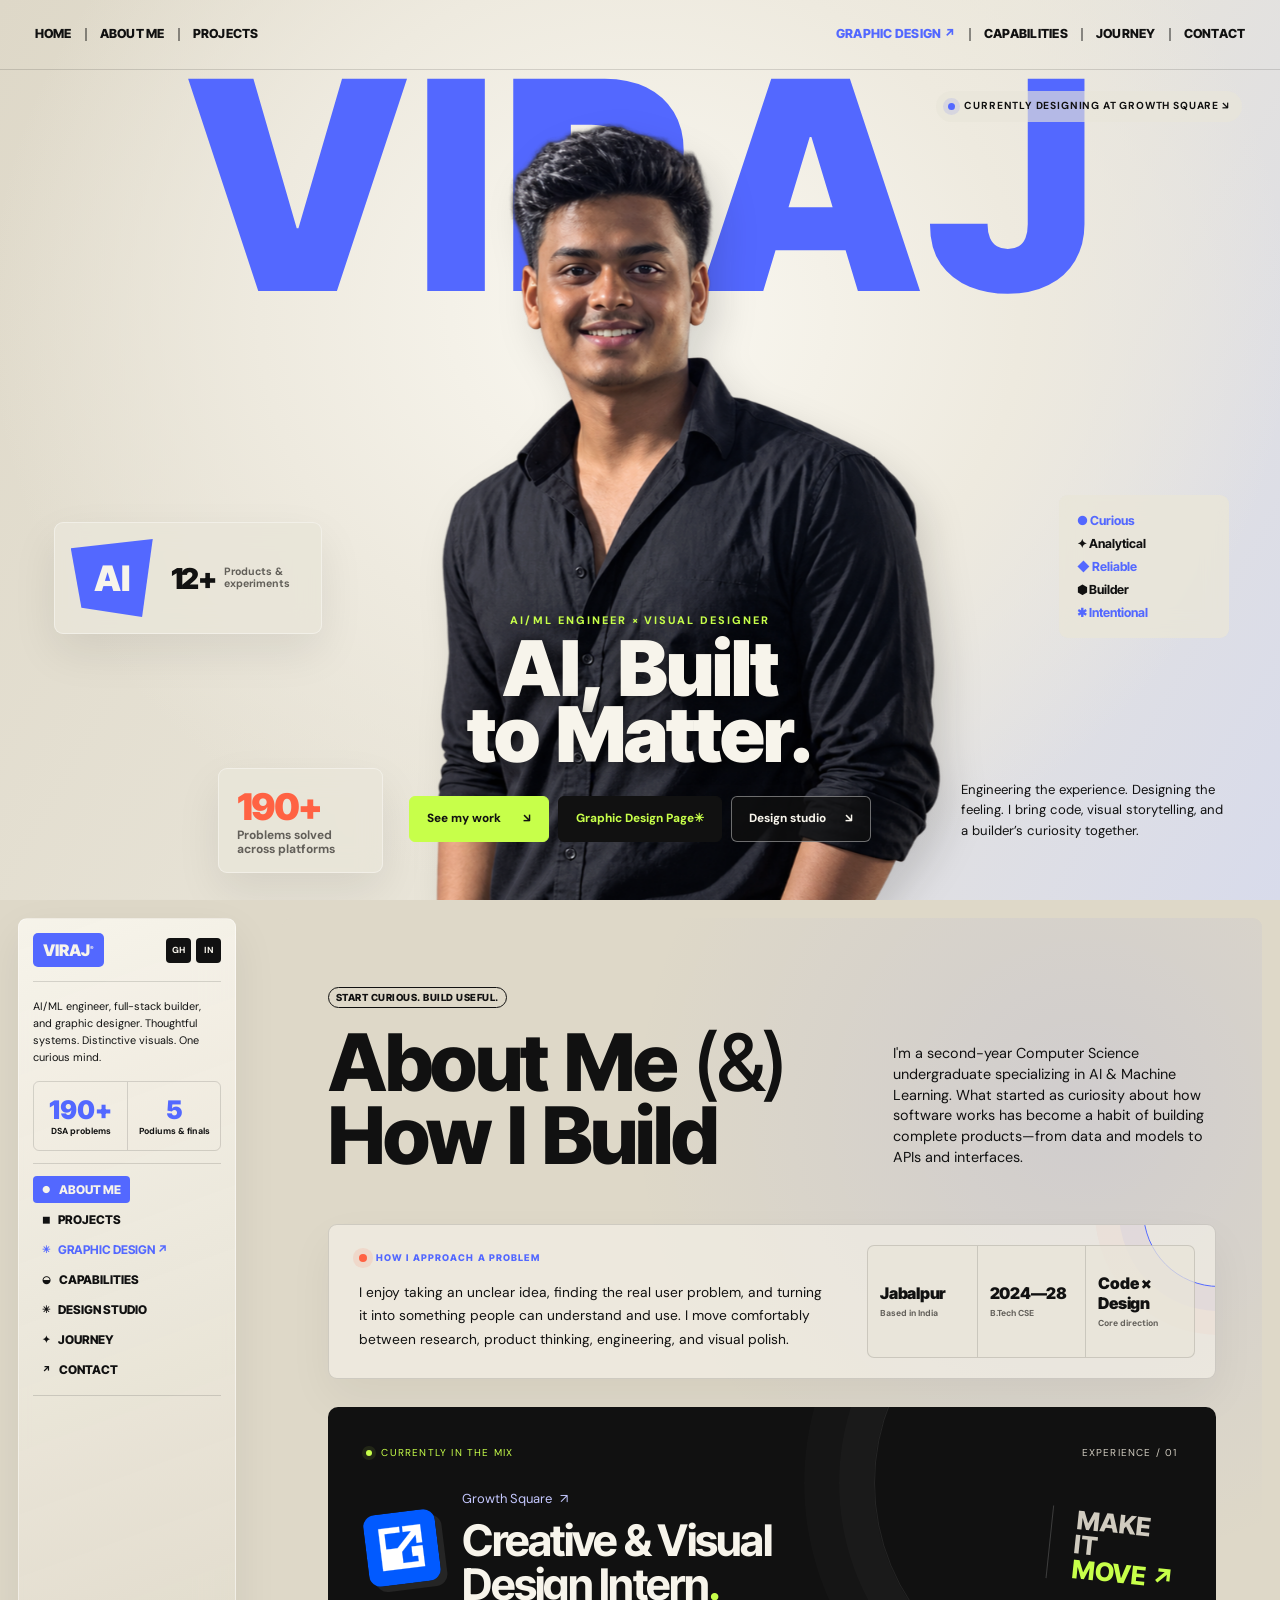
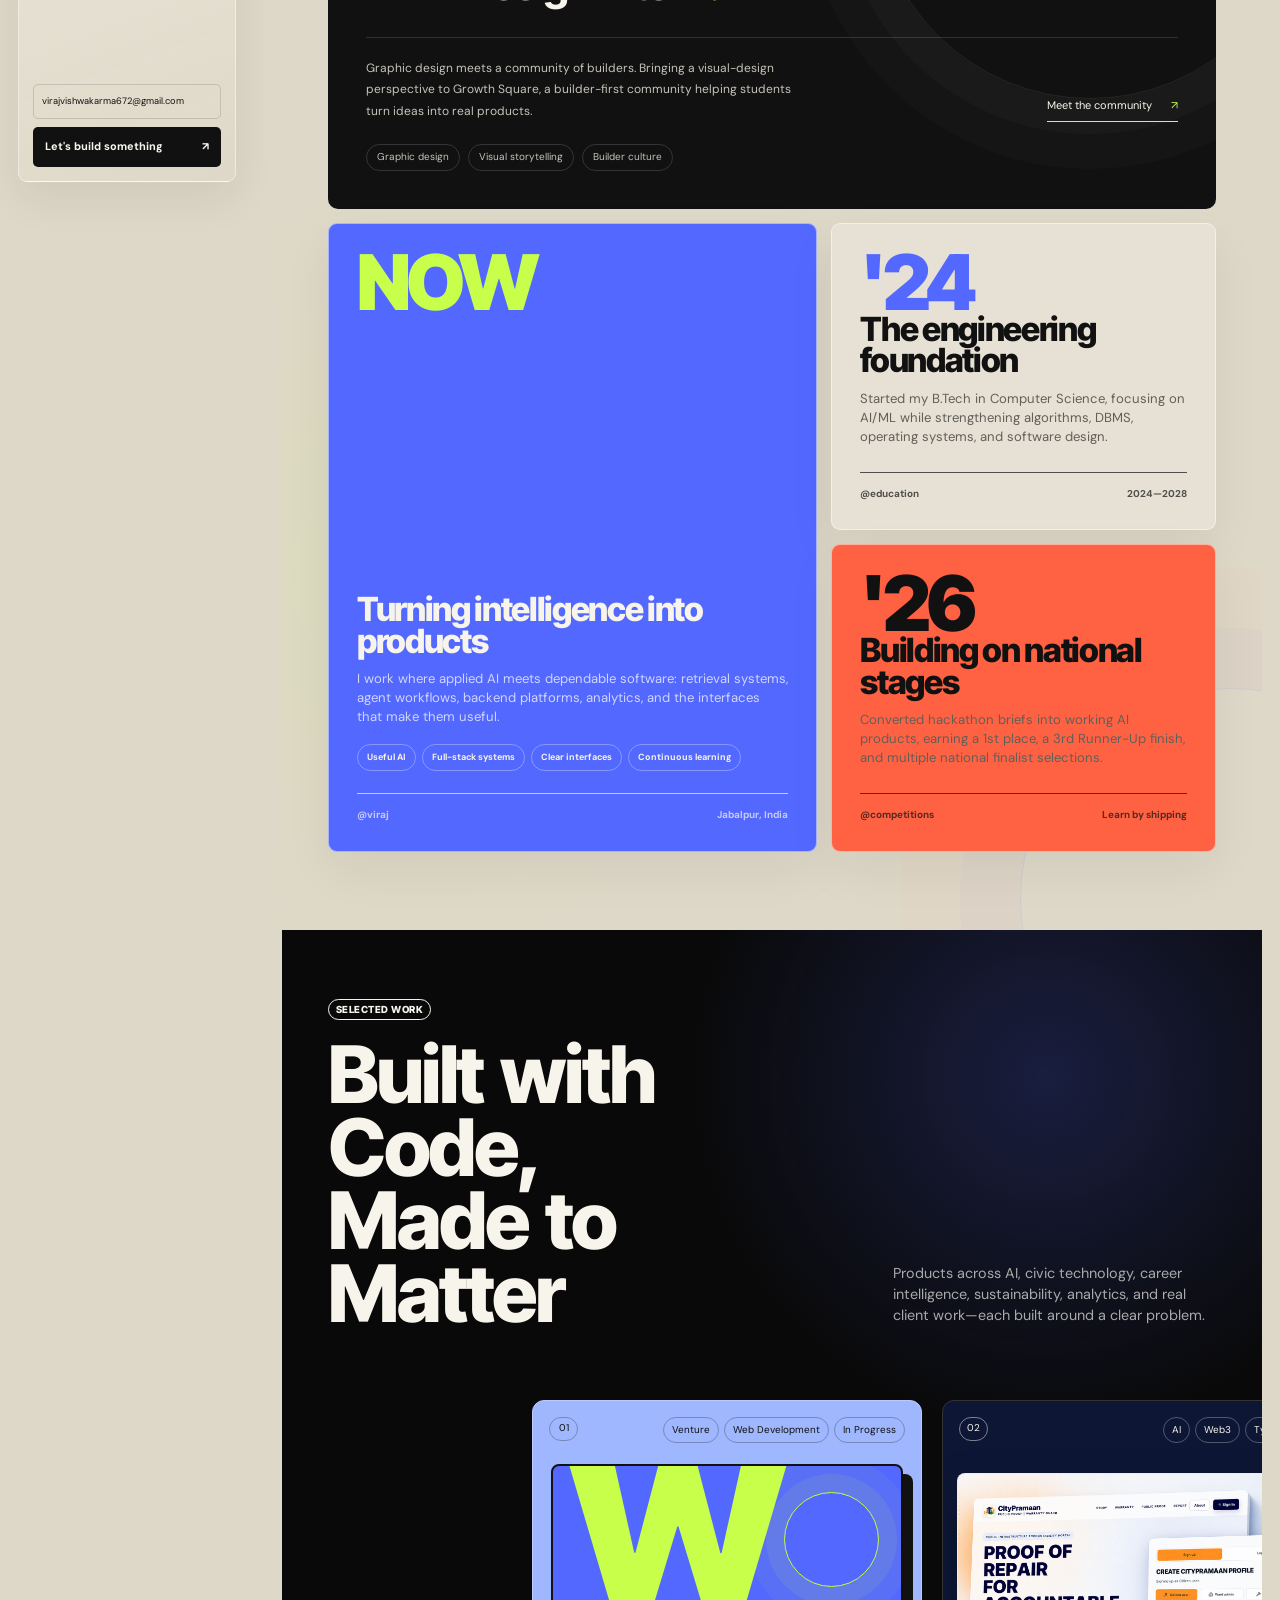
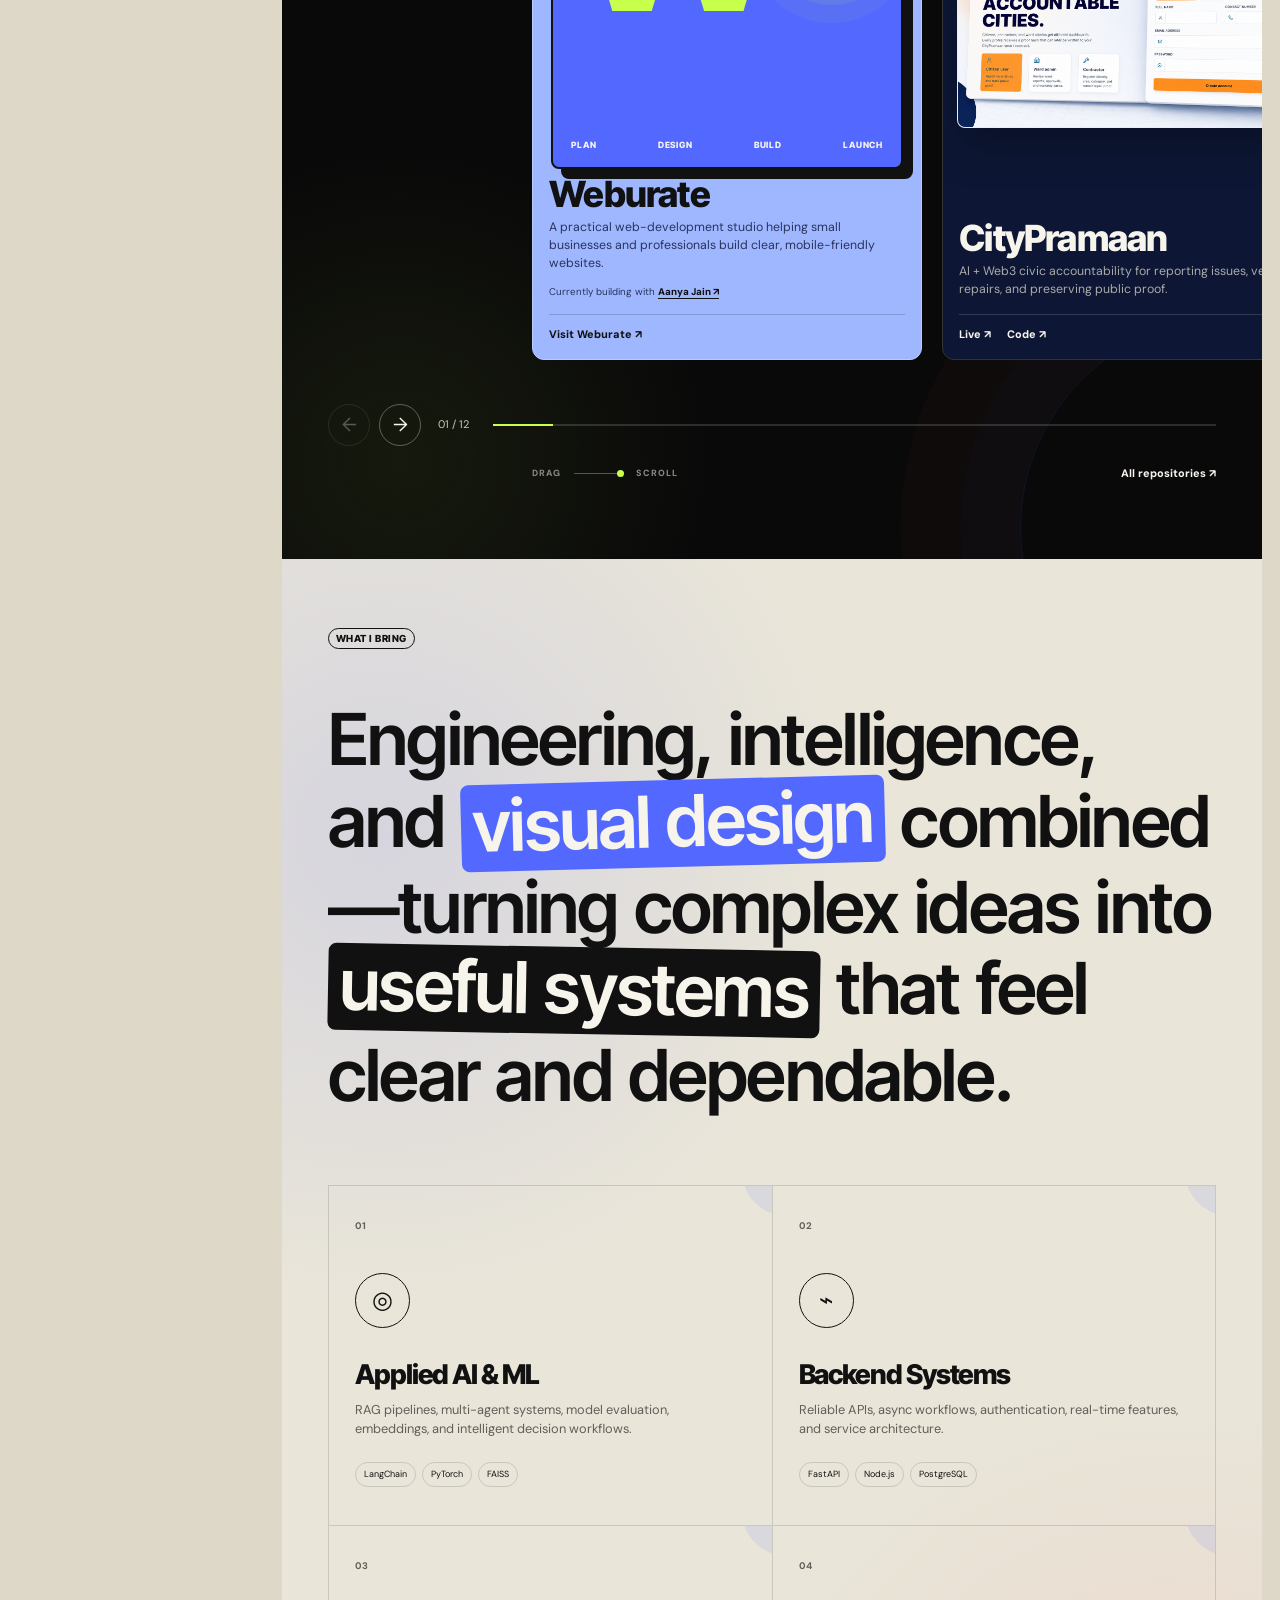
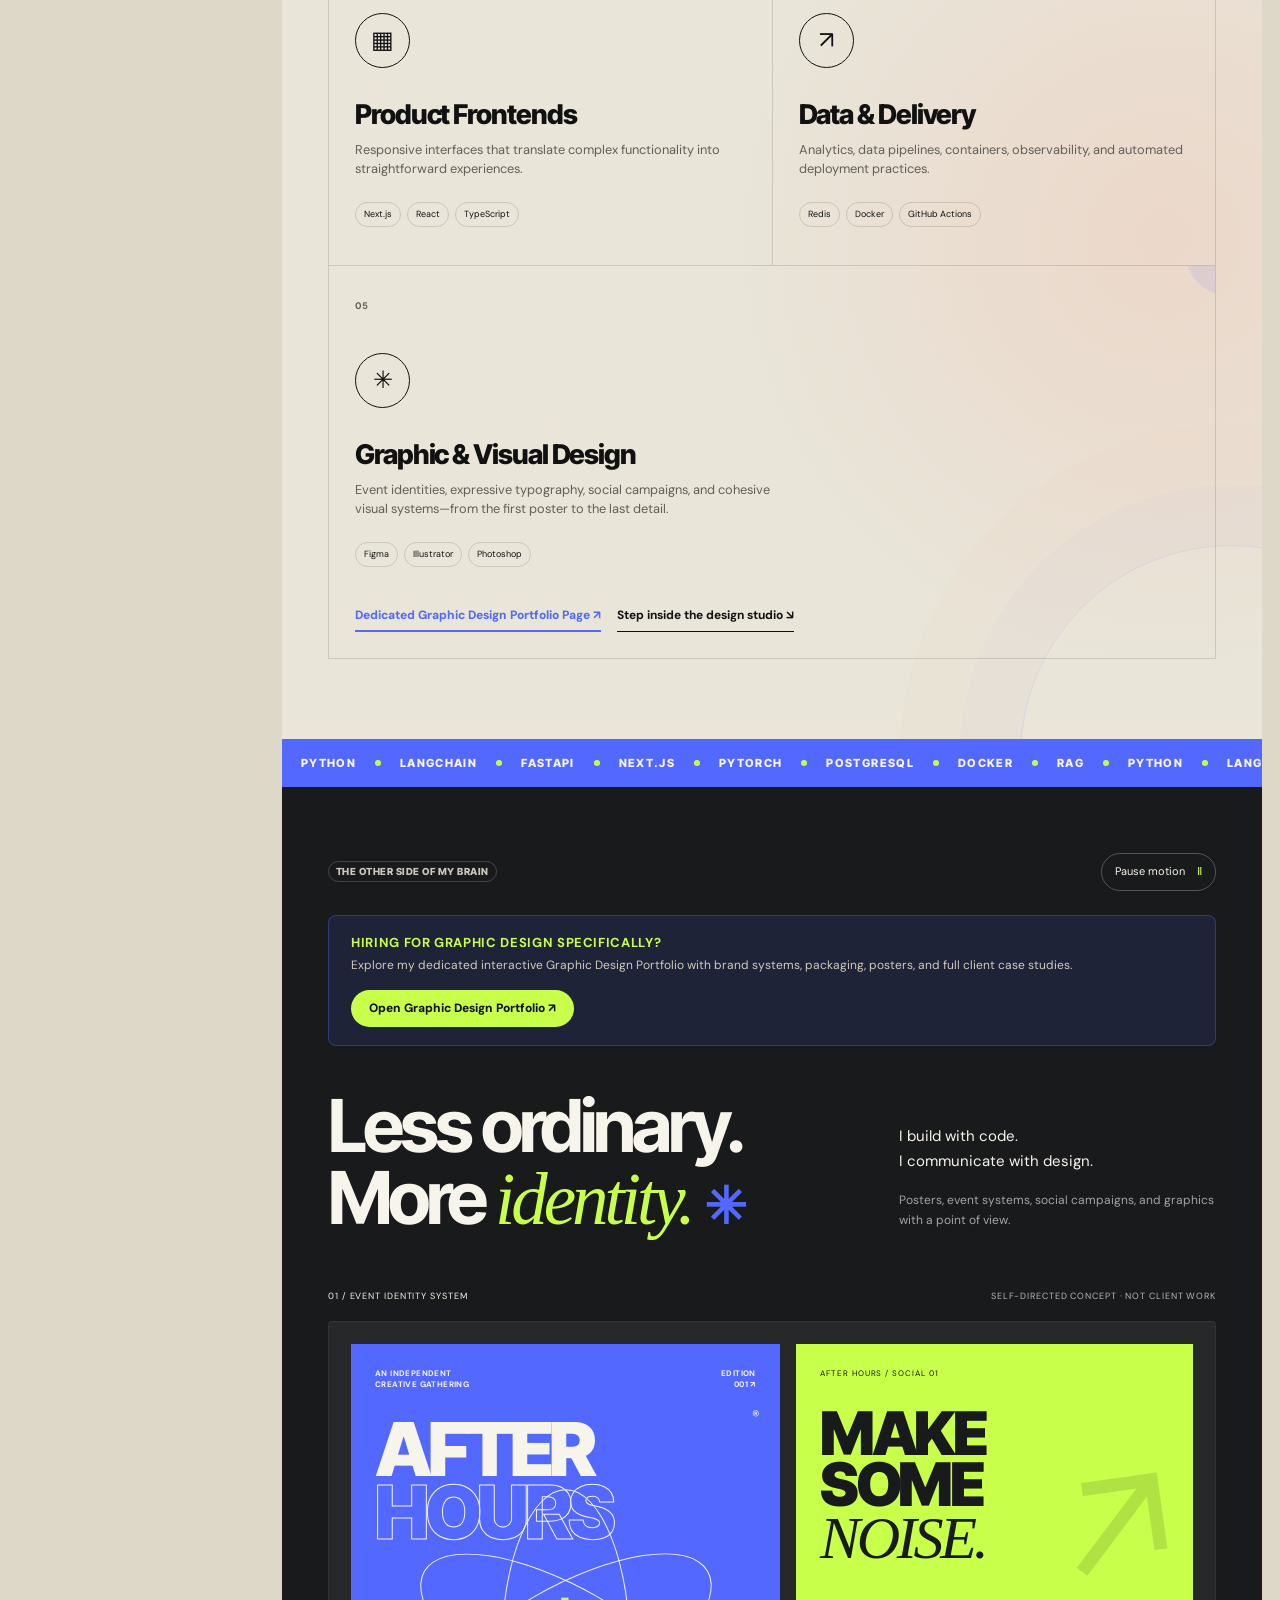
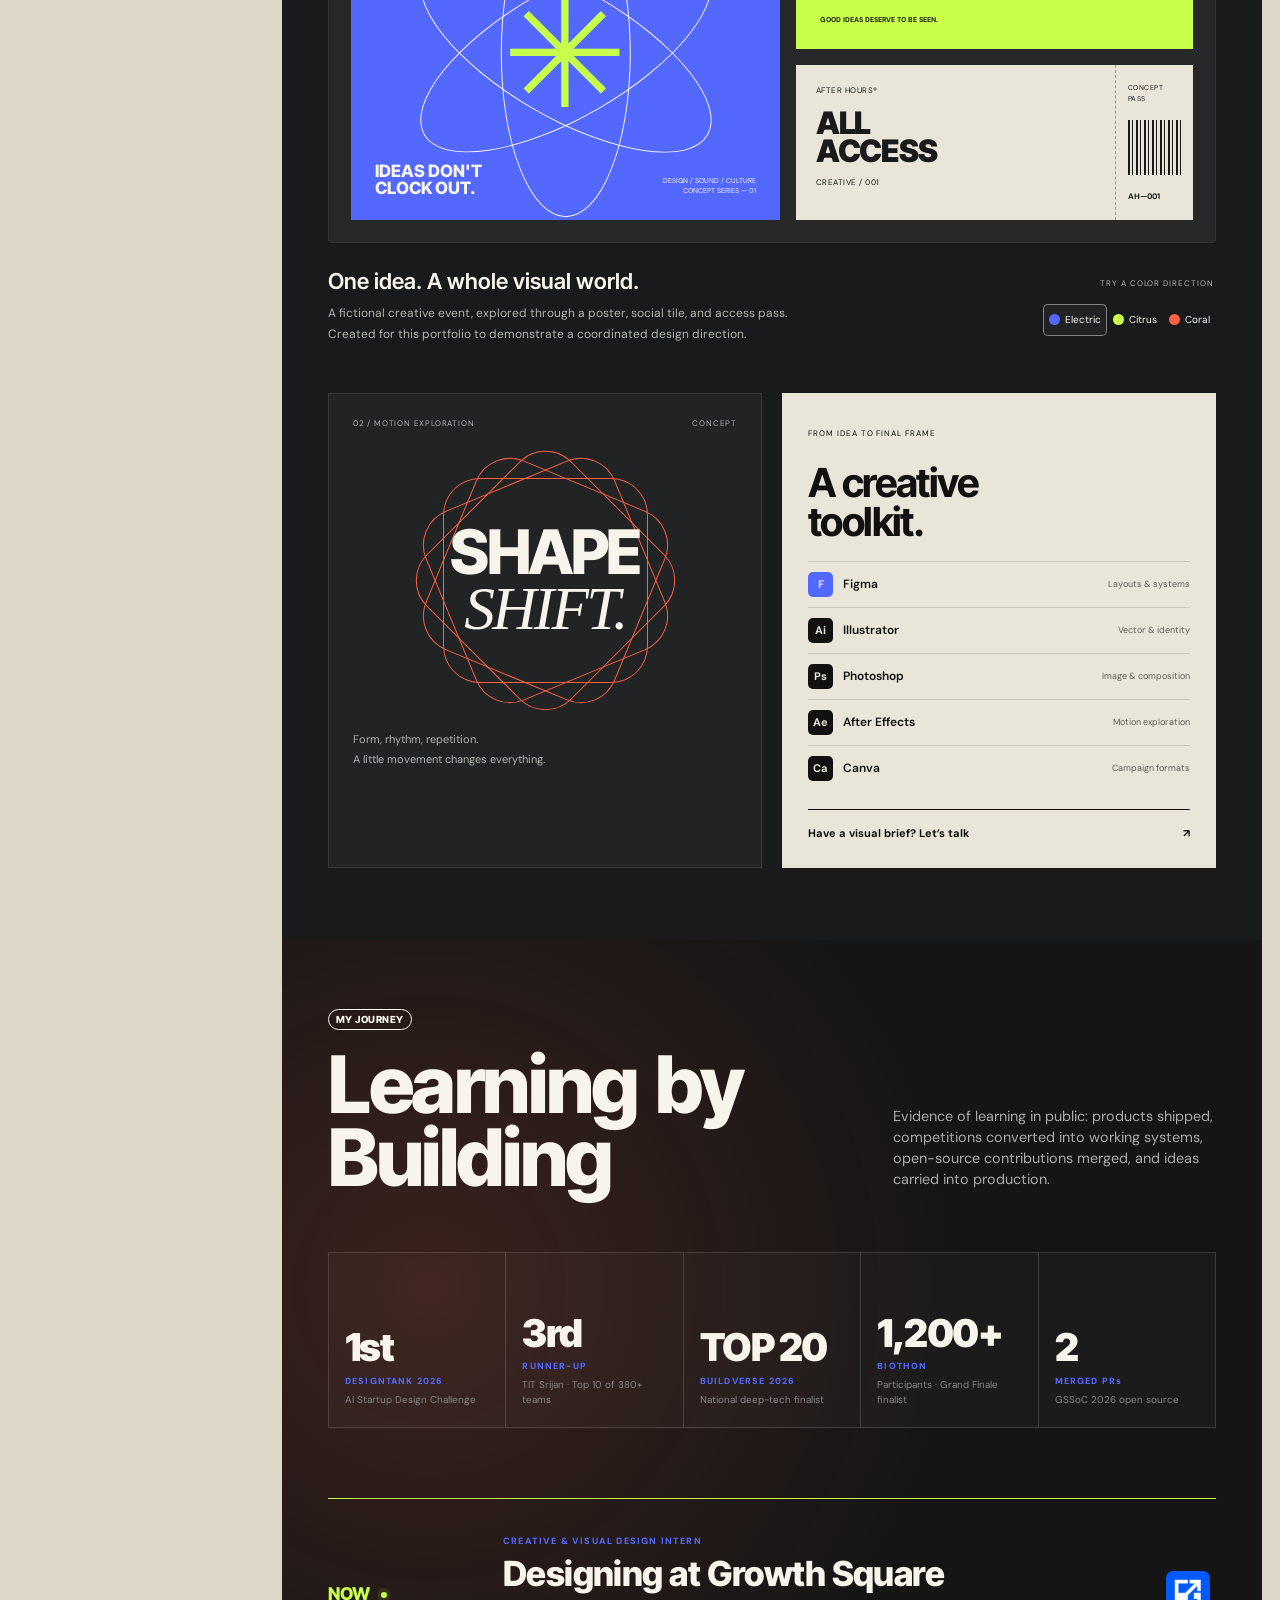
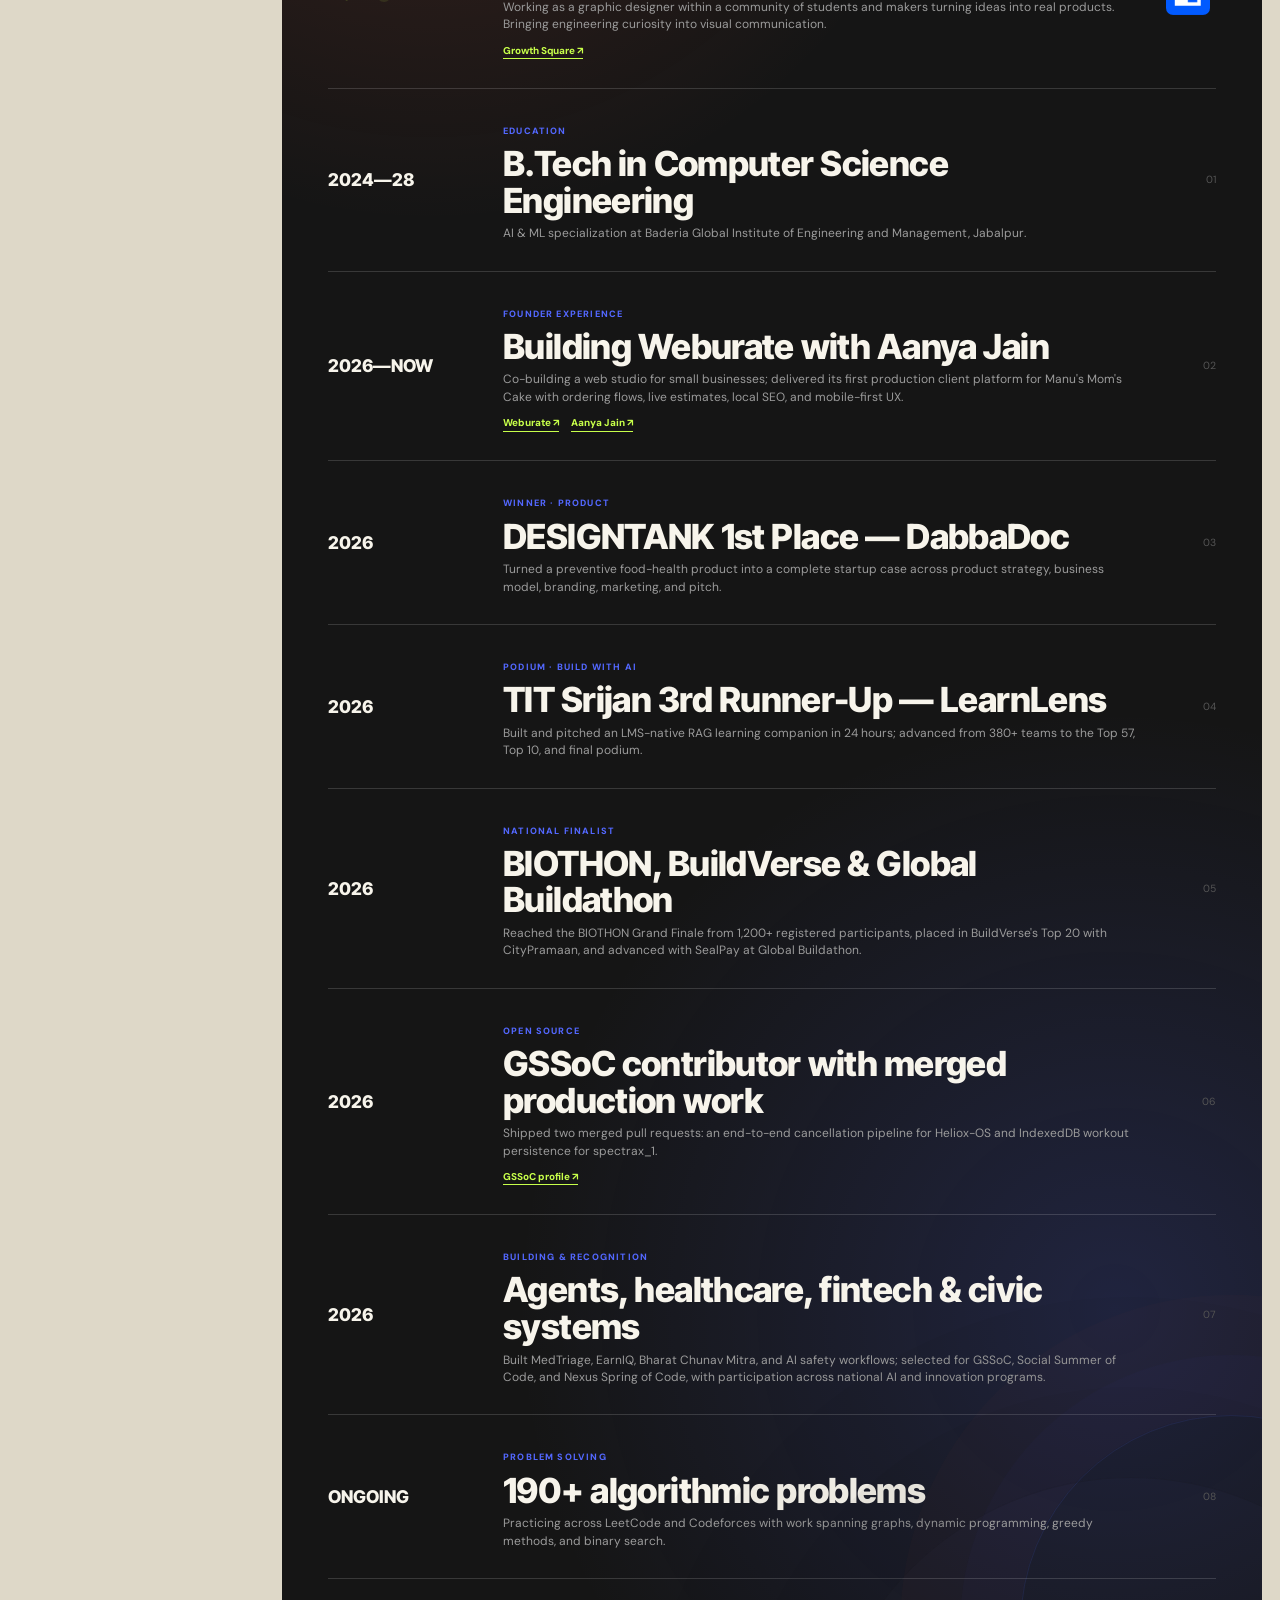
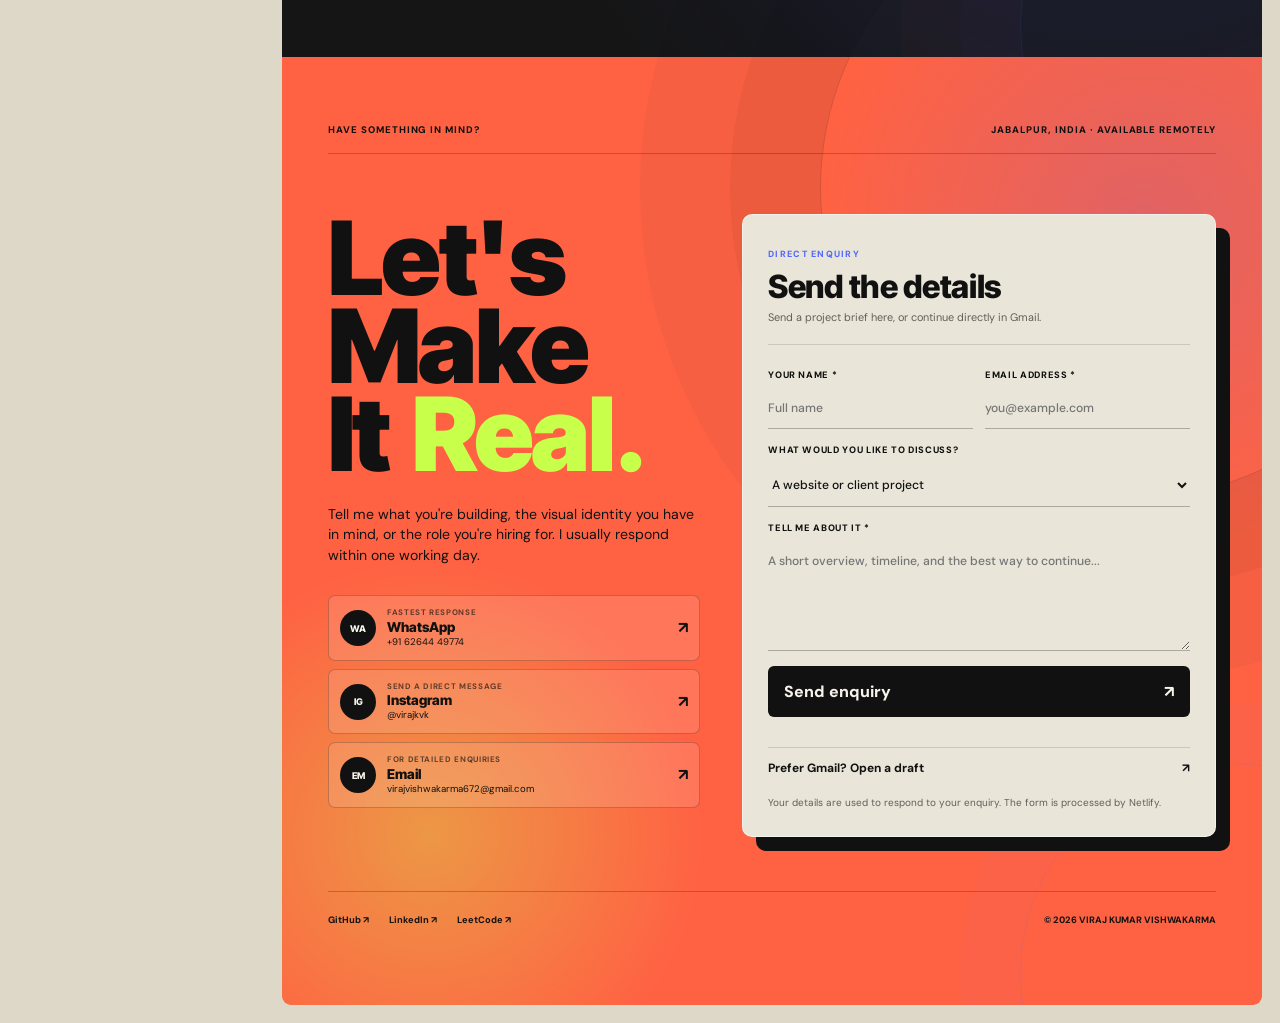
<file: index.html>
<!doctype html>
<html lang="en">
<head>
  <meta charset="utf-8">
  <meta name="viewport" content="width=device-width, initial-scale=1">
  <meta name="theme-color" content="#ded8c8">
  <meta name="description" content="Portfolio of Viraj Kumar Vishwakarma — AI/ML Engineer, Full-Stack Builder, and Visual Designer. Creative & Visual Design Intern at Growth Square.">
  
  <!-- Open Graph / WhatsApp / LinkedIn / Facebook -->
  <meta property="og:title" content="Viraj Kumar Vishwakarma — AI/ML Engineer & Visual Designer">
  <meta property="og:description" content="Creative & Visual Design Intern @ Growth Square. 150+ YouTube Thumbnails, applied AI/ML systems, and brand identities.">
  <meta property="og:image" content="https://viraj-pi.vercel.app/assets/og-cover-main.png">
  <meta property="og:image:secure_url" content="https://viraj-pi.vercel.app/assets/og-cover-main.png">
  <meta property="og:image:type" content="image/png">
  <meta property="og:image:width" content="1200">
  <meta property="og:image:height" content="630">
  <meta property="og:image:alt" content="Viraj Kumar Vishwakarma — Engineer & Visual Designer Portfolio Cover">
  <meta property="og:type" content="website">
  <meta property="og:url" content="https://viraj-pi.vercel.app/">

  <!-- Twitter / X Cards -->
  <meta name="twitter:card" content="summary_large_image">
  <meta name="twitter:title" content="Viraj Kumar Vishwakarma — AI/ML Engineer & Visual Designer">
  <meta name="twitter:description" content="Creative & Visual Design Intern @ Growth Square. 150+ YouTube Thumbnails, applied AI/ML systems, and brand identities.">
  <meta name="twitter:image" content="https://viraj-pi.vercel.app/assets/og-cover-main.png">
  <meta name="twitter:creator" content="@virajkvk">

  <link rel="canonical" href="https://viraj-pi.vercel.app/">
  <link rel="preconnect" href="https://fonts.googleapis.com">
  <link rel="preconnect" href="https://fonts.gstatic.com" crossorigin>
  <link href="https://fonts.googleapis.com/css2?family=DM+Sans:wght@400;500;600;700&family=Inter+Tight:wght@500;600;700;800;900&display=swap" rel="stylesheet">
  
  <!-- Modern Favicons -->
  <link rel="icon" href="/favicon.ico" sizes="any">
  <link rel="icon" href="/assets/favicon.svg" type="image/svg+xml">
  <link rel="icon" href="/assets/favicon-32x32.png" sizes="32x32" type="image/png">
  <link rel="icon" href="/assets/favicon-16x16.png" sizes="16x16" type="image/png">
  <link rel="apple-touch-icon" href="/assets/apple-touch-icon.png">
  
  <link rel="stylesheet" href="style.css">
  <link rel="stylesheet" href="studio.css">
  <title>Viraj Kumar Vishwakarma — Engineer & Visual Designer</title>
</head>
<body>
  <a class="skip-link" href="#about">Skip to content</a>

  <div class="intro-loader" aria-hidden="true">
    <div class="intro-word"><span>V</span><span>I</span><span>R</span><span>A</span><span>J</span></div>
    <div class="intro-progress"><span></span></div>
    <p>CODE / DESIGN / CULTURE</p>
  </div>

  <div class="scroll-progress" aria-hidden="true"></div>

  <header class="hero" id="home">
    <nav class="hero-nav" aria-label="Primary navigation">
      <div class="nav-group">
        <a href="#home">Home</a><i></i>
        <a href="#about">About me</a><i></i>
        <a href="#projects">Projects</a>
      </div>
      <div class="nav-group nav-group-right">
        <a href="/virajgraphicdesigner/" style="color:var(--blue); font-weight:800;">Graphic Design ↗</a><i></i>
        <a href="#capabilities">Capabilities</a><i></i>
        <a href="#journey">Journey</a><i></i>
        <a href="#contact">Contact</a>
      </div>
      <button class="mobile-menu-button" type="button" aria-label="Open menu" aria-expanded="false" aria-controls="mobile-menu"><span></span><span></span></button>
    </nav>

    <nav class="mobile-menu" id="mobile-menu" aria-label="Mobile navigation" hidden>
      <a href="#about">About me <span>01</span></a>
      <a href="#projects">Projects <span>02</span></a>
      <a href="/virajgraphicdesigner/" style="color:var(--acid);">Graphic Design Portfolio <span>✳ NEW</span></a>
      <a href="#capabilities">Capabilities <span>03</span></a>
      <a href="#design">Design studio <span>04</span></a>
      <a href="#journey">Journey <span>05</span></a>
      <a href="#contact">Contact <span>06</span></a>
    </nav>

    <div class="hero-name" aria-hidden="true"><span>V</span><span>I</span><span>R</span><span>A</span><span>J</span></div>

    <div class="hero-portrait" aria-label="Portrait of Viraj Kumar Vishwakarma">
      <img src="assets/viraj-portrait-2026.png" alt="Viraj Kumar Vishwakarma wearing a black shirt" width="1203" height="1308" fetchpriority="high">
    </div>

    <div class="hero-chip hero-chip-left">
      <div class="chip-symbol">AI</div>
      <div><strong>12+</strong><span>Products &<br>experiments</span></div>
    </div>

    <div class="hero-chip hero-chip-bottom">
      <strong>190+</strong><span>Problems solved<br>across platforms</span>
    </div>

    <div class="hero-traits" aria-label="Professional qualities">
      <span>● Curious</span><span>✦ Analytical</span><span>◆ Reliable</span><span>⬢ Builder</span><span>✱ Intentional</span>
    </div>

    <div class="hero-summary">
      <p>Engineering the experience. Designing the feeling. I bring code, visual storytelling, and a builder’s curiosity together.</p>
    </div>

    <div class="hero-title-block">
      <p>AI/ML ENGINEER × VISUAL DESIGNER</p>
      <h1>AI, Built<br>to Matter.</h1>
      <div class="hero-actions">
        <a href="#projects">See my work <span>↘</span></a>
        <a href="/virajgraphicdesigner/" style="background:var(--ink); color:var(--acid); border-color:var(--ink);">Graphic Design Page <span>✳</span></a>
        <a href="#design">Design studio <span>↘</span></a>
      </div>
    </div>

    <a class="hero-status" href="#experience"><span></span> Currently designing at Growth Square ↘</a>
  </header>

  <main class="portfolio-body">
    <aside class="profile-rail" aria-label="Portfolio sidebar">
      <div class="rail-brand">
        <strong>VIRAJ<sup>®</sup></strong>
        <div class="rail-socials"><a href="https://github.com/virajkvk18" target="_blank" rel="noreferrer" aria-label="GitHub">GH</a><a href="https://www.linkedin.com/in/viraj-kumar-vishwakarma-607a5533b/" target="_blank" rel="noreferrer" aria-label="LinkedIn">IN</a></div>
      </div>
      <p class="rail-intro">AI/ML engineer, full-stack builder, and graphic designer. Thoughtful systems. Distinctive visuals. One curious mind.</p>
      <div class="rail-stats"><div><strong>190+</strong><span>DSA problems</span></div><div><strong>5</strong><span>Podiums &amp; finals</span></div></div>
      <nav class="rail-nav" aria-label="Section navigation">
        <a class="active" href="#about"><span>●</span>About me</a>
        <a href="#projects"><span>◼</span>Projects</a>
        <a href="/virajgraphicdesigner/" style="color:var(--blue); font-weight:700;"><span>✳</span>Graphic Design ↗</a>
        <a href="#capabilities"><span>◒</span>Capabilities</a>
        <a href="#design"><span>✳</span>Design studio</a>
        <a href="#journey"><span>✦</span>Journey</a>
        <a href="#contact"><span>↗</span>Contact</a>
      </nav>
      <div class="rail-links"><a href="mailto:virajvishwakarma672@gmail.com">virajvishwakarma672@gmail.com</a></div>
      <a class="rail-cta" href="#contact">Let's build something <span>↗</span></a>
    </aside>

    <div class="content-column">
      <section class="about section" id="about">
        <div class="section-kicker">START CURIOUS. BUILD USEFUL.</div>
        <div class="section-intro">
          <h2>About Me <span>(&)</span><br>How I Build</h2>
          <p>I'm a second-year Computer Science undergraduate specializing in AI & Machine Learning. What started as curiosity about how software works has become a habit of building complete products—from data and models to APIs and interfaces.</p>
        </div>

        <div class="about-snapshot">
          <div class="snapshot-copy">
            <span>HOW I APPROACH A PROBLEM</span>
            <p>I enjoy taking an unclear idea, finding the real user problem, and turning it into something people can understand and use. I move comfortably between research, product thinking, engineering, and visual polish.</p>
          </div>
          <div class="about-facts" aria-label="Quick facts about Viraj">
            <div><strong>Jabalpur</strong><span>Based in India</span></div>
            <div><strong>2024—28</strong><span>B.Tech CSE</span></div>
            <div><strong>Code × Design</strong><span>Core direction</span></div>
          </div>
        </div>


        <article class="experience-card" id="experience" aria-labelledby="experience-title">
          <div class="experience-top"><span class="live-label"><i></i> CURRENTLY IN THE MIX</span><span>EXPERIENCE / 01</span></div>
          <div class="experience-main">
            <a class="growth-mark" href="https://www.growthsq.in/" target="_blank" rel="noreferrer" aria-label="Visit Growth Square"><img src="assets/growthsquare-logo.png" alt="Growth Square" width="126" height="126" loading="lazy"></a>
            <div><p class="experience-company">Growth Square <span>↗</span></p><h3 id="experience-title">Creative &amp; Visual<br>Design Intern<span class="accent-dot">.</span></h3></div>
            <div class="experience-stamp" aria-hidden="true">MAKE<br>IT<br><em>MOVE ↗</em></div>
          </div>
          <div class="experience-bottom"><p>Graphic design meets a community of builders. Bringing a visual-design perspective to Growth Square, a builder-first community helping students turn ideas into real products.</p><a href="https://www.growthsq.in/" target="_blank" rel="noreferrer">Meet the community <span>↗</span></a></div>
          <div class="experience-tags"><span>Graphic design</span><span>Visual storytelling</span><span>Builder culture</span></div>
        </article>

        <div class="about-grid">
          <article class="story-card story-card-main">
            <span class="story-year">NOW</span>
            <h3>Turning intelligence into products</h3>
            <p>I work where applied AI meets dependable software: retrieval systems, agent workflows, backend platforms, analytics, and the interfaces that make them useful.</p>
            <div class="about-focus" aria-label="Current focus areas"><span>Useful AI</span><span>Full-stack systems</span><span>Clear interfaces</span><span>Continuous learning</span></div>
            <div class="story-meta"><span>@viraj</span><span>Jabalpur, India</span></div>
          </article>
          <article class="story-card">
            <span class="story-year">'24</span>
            <h3>The engineering foundation</h3>
            <p>Started my B.Tech in Computer Science, focusing on AI/ML while strengthening algorithms, DBMS, operating systems, and software design.</p>
            <div class="story-meta"><span>@education</span><span>2024—2028</span></div>
          </article>
          <article class="story-card story-card-accent">
            <span class="story-year">'26</span>
            <h3>Building on national stages</h3>
            <p>Converted hackathon briefs into working AI products, earning a 1st place, a 3rd Runner-Up finish, and multiple national finalist selections.</p>
            <div class="story-meta"><span>@competitions</span><span>Learn by shipping</span></div>
          </article>
        </div>

      </section>

      <section class="projects section section-dark" id="projects">
        <div class="section-kicker">SELECTED WORK</div>
        <div class="section-intro">
          <h2>Built with Code,<br>Made to Matter</h2>
          <p>Products across AI, civic technology, career intelligence, sustainability, analytics, and real client work—each built around a clear problem.</p>
        </div>

        <div class="project-deck" data-drag-scroll tabindex="0" aria-label="Selected projects. Scroll horizontally to explore.">
          <article class="work-card work-card-weburate">
            <div class="work-top"><span>01</span><div><span>Venture</span><span>Web Development</span><span>In Progress</span></div></div>
            <div class="weburate-visual" aria-hidden="true"><strong>W</strong><div><span>PLAN</span><span>DESIGN</span><span>BUILD</span><span>LAUNCH</span></div><i></i></div>
            <div class="work-copy"><h3>Weburate</h3><p>A practical web-development studio helping small businesses and professionals build clear, mobile-friendly websites.</p></div>
            <div class="co-builder">Currently building with <a href="https://www.linkedin.com/in/aanya1407/" target="_blank" rel="noreferrer">Aanya Jain ↗</a></div>
            <div class="work-links"><a href="https://weburate.online/" target="_blank" rel="noreferrer">Visit Weburate ↗</a></div>
          </article>

          <article class="work-card work-card-city">
            <div class="work-top"><span>02</span><div><span>AI</span><span>Web3</span><span>TypeScript</span></div></div>
            <div class="work-image project-thumbnail"><img src="assets/manumom-thumbnail.png" alt="CityPramaan public accountability portal and role-based dashboard" width="1586" height="992" loading="lazy" decoding="async"></div>
            <div class="work-copy"><h3>CityPramaan</h3><p>AI + Web3 civic accountability for reporting issues, verifying repairs, and preserving public proof.</p></div>
            <div class="work-links"><a href="https://city-pramaan.vercel.app" target="_blank" rel="noreferrer">Live ↗</a><a href="https://github.com/virajkvk18/CityPramaan" target="_blank" rel="noreferrer">Code ↗</a></div>
          </article>

          <article class="work-card work-card-bakery">
            <div class="work-top"><span>03</span><div><span>Client</span><span>Local SEO</span><span>Responsive</span></div></div>
            <div class="work-image project-thumbnail"><img src="assets/citypramaan-thumbnail.png" alt="Manu's Mom's Cake premium bakery website presentation" width="1586" height="992" loading="lazy" decoding="async"></div>
            <div class="work-copy"><h3>Manu's Mom's Cake</h3><p>A warm, ordering-focused web presence for a 100% eggless home bakery in Jabalpur.</p></div>
            <div class="work-links"><a href="https://manumomscake.in/" target="_blank" rel="noreferrer">Visit website ↗</a></div>
          </article>

          <article class="work-card work-card-skill">
            <div class="work-top"><span>04</span><div><span>LLMs</span><span>ATS</span><span>JavaScript</span></div></div>
            <div class="work-image project-thumbnail"><img src="assets/skillworth-thumbnail.png" alt="SkillWorth AI career roadmap and resume analysis dashboard" width="1586" height="992" loading="lazy" decoding="async"></div>
            <div class="work-copy"><h3>SkillWorth.exe</h3><p>An AI career architect with ATS scoring, industry mapping, and a guided mentor experience.</p></div>
            <div class="work-links"><a href="https://skill-worth-woad.vercel.app" target="_blank" rel="noreferrer">Live ↗</a><a href="https://github.com/virajkvk18/SkillWorth" target="_blank" rel="noreferrer">Code ↗</a></div>
          </article>

          <article class="work-card work-card-anomaly">
            <div class="work-top"><span>05</span><div><span>Python</span><span>ML</span><span>Streamlit</span></div></div>
            <div class="chart-visual" aria-hidden="true"><span style="--h:22%"></span><span style="--h:40%"></span><span style="--h:33%"></span><span class="anomaly" style="--h:82%"></span><span style="--h:48%"></span><span style="--h:56%"></span><i>ANOMALY</i></div>
            <div class="work-copy"><h3>Anomaly AI</h3><p>Isolation Forest analysis for uploaded datasets and real-time system metrics.</p></div>
            <div class="work-links"><a href="https://github.com/virajkvk18/AI_anomaly_detection_app" target="_blank" rel="noreferrer">Explore code ↗</a></div>
          </article>

          <article class="work-card work-card-waste">
            <div class="work-top"><span>06</span><div><span>Next.js</span><span>TensorFlow.js</span><span>Firebase</span></div></div>
            <div class="eco-visual" aria-hidden="true"><span>♻</span><i></i><b>SCAN / SORT / REWARD</b></div>
            <div class="work-copy"><h3>EcoSmart Bin</h3><p>Computer vision for e-waste recognition, recycling rewards, and nearby smart-bin discovery.</p></div>
            <div class="work-links"><a href="https://github.com/virajkvk18/smart-waste-website" target="_blank" rel="noreferrer">Explore code ↗</a></div>
          </article>

          <article class="work-card work-card-dabbadoc">
            <div class="work-top"><span>07</span><div><span>HealthTech</span><span>AI</span><span>Next.js</span></div></div>
            <div class="product-visual product-visual-label" aria-hidden="true"><span>LABEL</span><strong>?</strong><div><i></i><i></i><i></i><i></i></div><b>SCAN · CHECK · SWAP</b></div>
            <div class="work-copy"><h3>DabbaDoc</h3><p>Preventive food intelligence that turns labels and receipts into clear nutrition checks, additive alerts, and healthier Indian alternatives.</p></div>
            <div class="work-links"><a href="https://lnkd.in/dXAg2W46" target="_blank" rel="noreferrer">Live product ↗</a></div>
          </article>

          <article class="work-card work-card-learnlens">
            <div class="work-top"><span>08</span><div><span>EdTech</span><span>RAG</span><span>Gemini</span></div></div>
            <div class="product-visual product-visual-learn" aria-hidden="true"><span>LECTURE / 01:42:18</span><strong>LL</strong><div><i>ASK</i><i>RECALL</i><i>REVIEW</i></div><b>CONTEXT, NOT REWATCHING</b></div>
            <div class="work-copy"><h3>LearnLens</h3><p>An AI companion inside LMS video players with contextual Q&amp;A, smart summaries, concept navigation, and spaced-repetition quizzes.</p></div>
            <div class="work-links"><span>TIT Srijan · 3rd Runner-Up</span></div>
          </article>

          <article class="work-card work-card-sealpay">
            <div class="work-top"><span>09</span><div><span>Web3</span><span>Escrow</span><span>AI</span></div></div>
            <div class="product-visual product-visual-seal" aria-hidden="true"><span>DEAL #024</span><strong>LOCKED</strong><div><i></i><i></i><i></i></div><b>FUND → PROOF → RELEASE</b></div>
            <div class="work-copy"><h3>SealPay</h3><p>AI + blockchain escrow for safer freelancer and vendor payments through fund locking, proof submission, and transparent deal tracking.</p></div>
            <div class="work-links"><span>Global Buildathon Finalist</span></div>
          </article>

          <article class="work-card work-card-chunav">
            <div class="work-top"><span>10</span><div><span>CivicTech</span><span>Gemini</span><span>11 Languages</span></div></div>
            <div class="product-visual product-visual-chunav" aria-hidden="true"><span>भारत</span><strong>✓</strong><div><i>01</i><i>02</i><i>03</i><i>04</i></div><b>UNDERSTAND · REGISTER · VOTE</b></div>
            <div class="work-copy"><h3>Bharat Chunav Mitra</h3><p>An accessible multilingual election guide with explainers, a voter-registration wizard, civic learning tools, and a Gemini assistant.</p></div>
            <div class="work-links"><a href="https://chunav-mitra.vercel.app" target="_blank" rel="noreferrer">Live ↗</a><a href="https://lnkd.in/giK2J6A4" target="_blank" rel="noreferrer">Code ↗</a></div>
          </article>

          <article class="work-card work-card-earniq">
            <div class="work-top"><span>11</span><div><span>FinTech</span><span>Gemini</span><span>Base</span></div></div>
            <div class="product-visual product-visual-earn" aria-hidden="true"><span>ANSWER SCORE</span><strong>≥75</strong><div><i>XP</i><i>USDC</i></div><b>LEARN → VERIFY → REWARD</b></div>
            <div class="work-copy"><h3>EarnIQ</h3><p>An AI quiz platform where Gemini evaluates answers and qualifying learners receive policy-controlled USDC rewards on Base.</p></div>
            <div class="work-links"><a href="https://lnkd.in/geJfShT9" target="_blank" rel="noreferrer">Live demo ↗</a></div>
          </article>

          <article class="work-card work-card-medtriage">
            <div class="work-top"><span>12</span><div><span>Healthcare</span><span>Agents</span><span>PyTorch</span></div></div>
            <div class="product-visual product-visual-med" aria-hidden="true"><span>TRIAGE QUEUE</span><strong>AI</strong><div><i>P1</i><i>P2</i><i>P3</i></div><b>PRIORITIZE · CHECK · CITE</b></div>
            <div class="work-copy"><h3>MedTriage</h3><p>A clinical reasoning sandbox for patient prioritization, drug-interaction checks, and evidence-backed decisions under time constraints.</p></div>
            <div class="work-links"><a href="https://lnkd.in/gaJ5q82S" target="_blank" rel="noreferrer">Explore project ↗</a></div>
          </article>
        </div>

        <div class="deck-instruction"><span>DRAG</span><i></i><span>SCROLL</span><a href="https://github.com/virajkvk18?tab=repositories" target="_blank" rel="noreferrer">All repositories ↗</a></div>
      </section>

      <section class="capabilities section" id="capabilities">
        <div class="section-kicker">WHAT I BRING</div>
        <div class="capability-statement">
          <h2>Engineering, intelligence, and <span class="word-chip">visual design</span> combined—turning complex ideas into <span class="word-chip word-chip-dark">useful systems</span> that feel clear and dependable.</h2>
        </div>

        <div class="capability-grid">
          <article><span>01</span><div class="cap-icon">◎</div><h3>Applied AI & ML</h3><p>RAG pipelines, multi-agent systems, model evaluation, embeddings, and intelligent decision workflows.</p><div class="mini-tags"><span>LangChain</span><span>PyTorch</span><span>FAISS</span></div></article>
          <article><span>02</span><div class="cap-icon">⌁</div><h3>Backend Systems</h3><p>Reliable APIs, async workflows, authentication, real-time features, and service architecture.</p><div class="mini-tags"><span>FastAPI</span><span>Node.js</span><span>PostgreSQL</span></div></article>
          <article><span>03</span><div class="cap-icon">▦</div><h3>Product Frontends</h3><p>Responsive interfaces that translate complex functionality into straightforward experiences.</p><div class="mini-tags"><span>Next.js</span><span>React</span><span>TypeScript</span></div></article>
          <article><span>04</span><div class="cap-icon">↗</div><h3>Data & Delivery</h3><p>Analytics, data pipelines, containers, observability, and automated deployment practices.</p><div class="mini-tags"><span>Redis</span><span>Docker</span><span>GitHub Actions</span></div></article>
          <article class="design-capability"><span>05</span><div class="cap-icon">✳</div><h3>Graphic &amp; Visual Design</h3><p>Event identities, expressive typography, social campaigns, and cohesive visual systems—from the first poster to the last detail.</p><div class="mini-tags"><span>Figma</span><span>Illustrator</span><span>Photoshop</span></div><div style="display:flex; gap:16px; flex-wrap:wrap; margin-top:20px;"><a class="capability-link" href="/virajgraphicdesigner/" style="font-weight:800; color:var(--blue); border-bottom:2px solid;">Dedicated Graphic Design Portfolio Page ↗</a><a class="capability-link" href="#design">Step inside the design studio ↘</a></div></article>
        </div>

        <div class="stack-ticker" aria-label="Technology stack"><div><span>PYTHON</span><i></i><span>LANGCHAIN</span><i></i><span>FASTAPI</span><i></i><span>NEXT.JS</span><i></i><span>PYTORCH</span><i></i><span>POSTGRESQL</span><i></i><span>DOCKER</span><i></i><span>RAG</span><i></i><span aria-hidden="true">PYTHON</span><i></i><span aria-hidden="true">LANGCHAIN</span><i></i><span aria-hidden="true">FASTAPI</span><i></i><span aria-hidden="true">NEXT.JS</span><i></i><span aria-hidden="true">PYTORCH</span><i></i><span aria-hidden="true">POSTGRESQL</span><i></i><span aria-hidden="true">DOCKER</span><i></i><span aria-hidden="true">RAG</span><i></i></div></div>
      </section>


      <section class="design-studio section" id="design" aria-labelledby="design-title">
        <div class="studio-eyebrow"><span class="section-kicker">THE OTHER SIDE OF MY BRAIN</span><button class="motion-toggle" type="button" aria-pressed="false">Pause motion <span>Ⅱ</span></button></div>

        <div class="studio-graphic-banner" style="margin: 24px 0 10px; padding: 18px 22px; background: rgba(83, 104, 255, 0.12); border: 1px solid rgba(83, 104, 255, 0.35); border-radius: 8px; display: flex; justify-content: space-between; align-items: center; flex-wrap: wrap; gap: 14px;">
          <div>
            <strong style="color: var(--acid); font-size: 13px; display: block; letter-spacing: 0.05em;">HIRING FOR GRAPHIC DESIGN SPECIFICALLY?</strong>
            <span style="font-size: 12px; color: #d0cbbf;">Explore my dedicated interactive Graphic Design Portfolio with brand systems, packaging, posters, and full client case studies.</span>
          </div>
          <a href="/virajgraphicdesigner/" style="display: inline-flex; align-items: center; gap: 6px; background: var(--acid); color: var(--ink); font-weight: 800; font-size: 12px; padding: 10px 18px; border-radius: 30px; text-decoration: none;">
            Open Graphic Design Portfolio ↗
          </a>
        </div>

        <div class="studio-heading"><h2 id="design-title">Less ordinary.<br>More <em>identity.</em><span class="studio-asterisk" aria-hidden="true">✳</span></h2><p>I build with code.<br>I communicate with design.<br><span>Posters, event systems, social campaigns, and graphics with a point of view.</span></p></div>
        <div class="concept-topline"><span>01 / EVENT IDENTITY SYSTEM</span><span class="concept-label">SELF-DIRECTED CONCEPT · NOT CLIENT WORK</span></div>
        <div class="concept-board" data-palette="electric">
          <div class="concept-poster" role="img" aria-label="After Hours concept event poster, with bold stacked typography and a geometric orbital graphic">
            <div class="poster-micro"><span>AN INDEPENDENT<br>CREATIVE GATHERING</span><span>EDITION<br>001 ↗</span></div>
            <strong class="poster-title">AFTER<br><span>HOURS</span><span class="poster-period">®</span></strong>
            <div class="orbital-art" aria-hidden="true"><i></i><i></i><i></i><b>✳</b></div>
            <div class="poster-footer"><span>IDEAS DON'T<br>CLOCK OUT.</span><span>DESIGN / SOUND / CULTURE<br>CONCEPT SERIES — 01</span></div>
          </div>
          <div class="concept-collateral">
            <div class="social-tile" role="img" aria-label="Matching social announcement: Make some noise"><span>AFTER HOURS / SOCIAL 01</span><strong>MAKE<br>SOME<br><em>NOISE.</em></strong><b aria-hidden="true">↗</b><small>GOOD IDEAS DESERVE TO BE SEEN.</small></div>
            <div class="event-pass" role="img" aria-label="Matching All Access event pass"><div><span>AFTER HOURS®</span><strong>ALL<br>ACCESS</strong><small>CREATIVE / 001</small></div><div class="pass-strip"><span>CONCEPT PASS</span><i aria-hidden="true"></i><b>AH—001</b></div></div>
          </div>
        </div>
        <div class="concept-controls"><div><h3>One idea. A whole visual world.</h3><p>A fictional creative event, explored through a poster, social tile, and access pass. Created for this portfolio to demonstrate a coordinated design direction.</p></div><fieldset class="palette-picker"><legend>TRY A COLOR DIRECTION</legend><button type="button" data-color="electric" aria-pressed="true"><i></i>Electric</button><button type="button" data-color="citrus" aria-pressed="false"><i></i>Citrus</button><button type="button" data-color="coral" aria-pressed="false"><i></i>Coral</button></fieldset></div>
        <div class="studio-details">
          <article class="motion-study"><div class="study-label"><span>02 / MOTION EXPLORATION</span><span>CONCEPT</span></div><div class="kinetic-art" role="img" aria-label="Animated geometric study with rotating petals and the words Shape Shift"><div class="kinetic-flower" aria-hidden="true"><i></i><i></i><i></i><i></i></div><strong>SHAPE<br><em>SHIFT.</em></strong></div><p>Form, rhythm, repetition.<br>A little movement changes everything.</p></article>
          <article class="design-toolkit"><span class="toolkit-kicker">FROM IDEA TO FINAL FRAME</span><h3>A creative<br>toolkit.</h3><div class="tool-list"><div><strong><b class="tool-monogram figma-mark">F</b>Figma</strong><span>Layouts &amp; systems</span></div><div><strong><b class="tool-monogram">Ai</b>Illustrator</strong><span>Vector &amp; identity</span></div><div><strong><b class="tool-monogram">Ps</b>Photoshop</strong><span>Image &amp; composition</span></div><div><strong><b class="tool-monogram">Ae</b>After Effects</strong><span>Motion exploration</span></div><div><strong><b class="tool-monogram">Ca</b>Canva</strong><span>Campaign formats</span></div></div><a href="#contact">Have a visual brief? Let’s talk <span>↗</span></a></article>
        </div>
      </section>

      <section class="journey section section-ink" id="journey">
        <div class="section-kicker">MY JOURNEY</div>
        <div class="section-intro">
          <h2>Learning by<br>Building</h2>
          <p>Evidence of learning in public: products shipped, competitions converted into working systems, open-source contributions merged, and ideas carried into production.</p>
        </div>

        <div class="achievement-board" aria-label="Selected achievements">
          <article><strong>1st</strong><span>DESIGNTANK 2026</span><p>AI Startup Design Challenge</p></article>
          <article><strong>3rd</strong><span>RUNNER-UP</span><p>TIT Srijan · Top 10 of 380+ teams</p></article>
          <article><strong>TOP 20</strong><span>BUILDVERSE 2026</span><p>National deep-tech finalist</p></article>
          <article><strong>1,200+</strong><span>BIOTHON</span><p>Participants · Grand Finale finalist</p></article>
          <article><strong>2</strong><span>MERGED PRs</span><p>GSSoC 2026 open source</p></article>
        </div>

        <div class="journey-list">
          <article class="journey-current"><div class="journey-year">NOW <span class="live-dot"></span></div><div><span>CREATIVE &amp; VISUAL DESIGN INTERN</span><h3>Designing at Growth Square</h3><p>Working as a graphic designer within a community of students and makers turning ideas into real products. Bringing engineering curiosity into visual communication.</p><a class="journey-inline-link" href="https://www.growthsq.in/" target="_blank" rel="noreferrer">Growth Square ↗</a></div><img src="assets/growthsquare-logo.png" width="44" height="44" alt="Growth Square" loading="lazy"></article>
          <article><div class="journey-year">2024—28</div><div><span>EDUCATION</span><h3>B.Tech in Computer Science Engineering</h3><p>AI & ML specialization at Baderia Global Institute of Engineering and Management, Jabalpur.</p></div><i>01</i></article>
          <article><div class="journey-year">2026—NOW</div><div><span>FOUNDER EXPERIENCE</span><h3>Building Weburate with Aanya Jain</h3><p>Co-building a web studio for small businesses; delivered its first production client platform for Manu's Mom's Cake with ordering flows, live estimates, local SEO, and mobile-first UX.</p><a class="journey-inline-link" href="https://weburate.online/" target="_blank" rel="noreferrer">Weburate ↗</a><a class="journey-inline-link" href="https://www.linkedin.com/in/aanya1407/" target="_blank" rel="noreferrer">Aanya Jain ↗</a></div><i>02</i></article>
          <article><div class="journey-year">2026</div><div><span>WINNER · PRODUCT</span><h3>DESIGNTANK 1st Place — DabbaDoc</h3><p>Turned a preventive food-health product into a complete startup case across product strategy, business model, branding, marketing, and pitch.</p></div><i>03</i></article>
          <article><div class="journey-year">2026</div><div><span>PODIUM · BUILD WITH AI</span><h3>TIT Srijan 3rd Runner-Up — LearnLens</h3><p>Built and pitched an LMS-native RAG learning companion in 24 hours; advanced from 380+ teams to the Top 57, Top 10, and final podium.</p></div><i>04</i></article>
          <article><div class="journey-year">2026</div><div><span>NATIONAL FINALIST</span><h3>BIOTHON, BuildVerse & Global Buildathon</h3><p>Reached the BIOTHON Grand Finale from 1,200+ registered participants, placed in BuildVerse's Top 20 with CityPramaan, and advanced with SealPay at Global Buildathon.</p></div><i>05</i></article>
          <article><div class="journey-year">2026</div><div><span>OPEN SOURCE</span><h3>GSSoC contributor with merged production work</h3><p>Shipped two merged pull requests: an end-to-end cancellation pipeline for Heliox-OS and IndexedDB workout persistence for spectrax_1.</p><a class="journey-inline-link" href="https://lnkd.in/gpuzpQ96" target="_blank" rel="noreferrer">GSSoC profile ↗</a></div><i>06</i></article>
          <article><div class="journey-year">2026</div><div><span>BUILDING &amp; RECOGNITION</span><h3>Agents, healthcare, fintech & civic systems</h3><p>Built MedTriage, EarnIQ, Bharat Chunav Mitra, and AI safety workflows; selected for GSSoC, Social Summer of Code, and Nexus Spring of Code, with participation across national AI and innovation programs.</p></div><i>07</i></article>
          <article><div class="journey-year">ONGOING</div><div><span>PROBLEM SOLVING</span><h3>190+ algorithmic problems</h3><p>Practicing across LeetCode and Codeforces with work spanning graphs, dynamic programming, greedy methods, and binary search.</p></div><i>08</i></article>
        </div>
      </section>

      <section class="contact section" id="contact">
        <div class="contact-top"><span>HAVE SOMETHING IN MIND?</span><span>JABALPUR, INDIA · AVAILABLE REMOTELY</span></div>
        <div class="contact-layout">
          <div class="contact-copy">
            <h2>Let's Make<br>It <em>Real.</em></h2>
            <p>Tell me what you're building, the visual identity you have in mind, or the role you're hiring for. I usually respond within one working day.</p>
            <div class="contact-direct">
              <a href="https://wa.me/916264449774?text=Hi%20Viraj%2C%20I%20found%20your%20portfolio%20and%20would%20like%20to%20discuss%20a%20project." target="_blank" rel="noreferrer"><span>WA</span><div><small>Fastest response</small><strong>WhatsApp</strong><em>+91 62644 49774</em></div><b>↗</b></a>
              <a href="https://www.instagram.com/virajkvk/" target="_blank" rel="noreferrer"><span>IG</span><div><small>Send a direct message</small><strong>Instagram</strong><em>@virajkvk</em></div><b>↗</b></a>
              <a href="mailto:virajvishwakarma672@gmail.com"><span>EM</span><div><small>For detailed enquiries</small><strong>Email</strong><em>virajvishwakarma672@gmail.com</em></div><b>↗</b></a>
            </div>
          </div>

          <form class="contact-form" id="enquiry-form" name="portfolio-enquiry" method="POST" action="/" data-netlify="true" netlify-honeypot="bot-field">
            <input type="hidden" name="form-name" value="portfolio-enquiry">
            <input type="hidden" name="subject" data-remove-prefix value="New portfolio enquiry (%{submissionId})">
            <p class="form-trap"><label>Leave this field empty <input name="bot-field" tabindex="-1" autocomplete="off"></label></p>
            <div class="form-heading"><span>DIRECT ENQUIRY</span><strong>Send the details</strong><p>Send a project brief here, or continue directly in Gmail.</p></div>
            <div class="form-row">
              <label><span>Your name *</span><input type="text" name="name" autocomplete="name" placeholder="Full name" maxlength="120" required></label>
              <label><span>Email address *</span><input type="email" name="email" autocomplete="email" placeholder="you@example.com" maxlength="254" required></label>
            </div>
            <label><span>What would you like to discuss?</span><select name="enquiry-type"><option value="Client website">A website or client project</option><option value="Graphic design">Graphic design or an event identity</option><option value="Motion design">Motion graphics or a social campaign</option><option value="AI/ML opportunity">An AI/ML opportunity</option><option value="Software role">A software engineering role</option><option value="Collaboration">A collaboration</option><option value="Other">Something else</option></select></label>
            <label><span>Tell me about it *</span><textarea name="message" rows="5" maxlength="5000" placeholder="A short overview, timeline, and the best way to continue..." required></textarea></label>
            <button type="submit">Send enquiry <span>↗</span></button>
            <p class="form-status" id="form-status" role="status" aria-live="polite"></p>
            <a class="gmail-fallback" id="gmail-compose" href="https://mail.google.com/mail/?view=cm&amp;fs=1&amp;to=virajvishwakarma672%40gmail.com" target="_blank" rel="noopener noreferrer">Prefer Gmail? Open a draft <span>↗</span></a>
            <p class="form-privacy">Your details are used to respond to your enquiry. The form is processed by Netlify.</p>
          </form>
        </div>
        <div class="contact-footer"><div><a href="https://github.com/virajkvk18" target="_blank" rel="noreferrer">GitHub ↗</a><a href="https://www.linkedin.com/in/viraj-kumar-vishwakarma-607a5533b/" target="_blank" rel="noreferrer">LinkedIn ↗</a><a href="https://leetcode.com/u/Virajkvk/" target="_blank" rel="noreferrer">LeetCode ↗</a></div><span>© <b id="year"></b> VIRAJ KUMAR VISHWAKARMA</span></div>
      </section>
    </div>
  </main>

  <noscript><style>.intro-loader{display:none}</style></noscript>
  <script src="script.js" defer></script>
</body>
</html>
</file>
<file: style.css>
:root {
  --paper: #ded8c8;
  --paper-soft: #e9e5d9;
  --paper-card: #e6e1d4;
  --ink: #111111;
  --ink-soft: #202020;
  --blue: #5368ff;
  --blue-deep: #3848d7;
  --coral: #ff6243;
  --acid: #c7ff4a;
  --white: #f7f4eb;
  --muted: #625f59;
  --line: rgba(17, 17, 17, .14);
  --line-light: rgba(255, 255, 255, .15);
  --display: "Inter Tight", sans-serif;
  --body: "DM Sans", sans-serif;
  --rail: 218px;
  --gap: 46px;
  --radius: 9px;
}

* { box-sizing: border-box; }
html { scroll-behavior: smooth; overflow-x: hidden; }
body { margin: 0; color: var(--ink); background: var(--paper); font-family: var(--body); line-height: 1.45; overflow-x: hidden; width: 100%; cursor: default; caret-color: transparent; -webkit-user-select: none; user-select: none; -webkit-tap-highlight-color: transparent; }
body.menu-open { overflow: hidden; }
::selection { color: var(--white); background: var(--blue); }
a { color: inherit; text-decoration: none; }
img { display: block; max-width: 100%; }
button { font: inherit; }
body, p, h1, h2, h3, h4, h5, h6, span, strong, small, em, li, label { cursor: default; }
a, button, select, summary, [role="button"] { cursor: pointer; }
input, textarea { cursor: text; caret-color: auto; -webkit-user-select: text; user-select: text; }

.skip-link { position: fixed; left: 12px; top: 12px; z-index: 9999; padding: 10px 14px; color: var(--white); background: var(--ink); transform: translateY(-150%); transition: transform .2s; }
.skip-link:focus { transform: none; }

.intro-loader { position: fixed; inset: 0; z-index: 9998; display: grid; place-items: center; color: var(--ink); background: var(--paper); transition: transform .52s cubic-bezier(.8,0,.2,1), visibility .52s; }
.intro-loader.done { transform: translateY(-105%); visibility: hidden; }
.intro-word { display: flex; justify-content: center; align-items: center; gap: .025em; color: var(--blue); font: 900 clamp(5rem, 21vw, 19rem)/.75 var(--display); letter-spacing: 0; }
.intro-word span { display: inline-block; animation: loader-letter-in .5s cubic-bezier(.16,1,.3,1) both; }.intro-word span:nth-child(2) { animation-delay: .035s; }.intro-word span:nth-child(3) { animation-delay: .07s; }.intro-word span:nth-child(4) { animation-delay: .105s; }.intro-word span:nth-child(5) { animation-delay: .14s; }
.intro-progress { position: absolute; left: 4%; right: 4%; bottom: 52px; height: 4px; overflow: hidden; background: rgba(17,17,17,.15); }
.intro-progress span { display: block; width: 100%; height: 100%; background: var(--ink); transform-origin: left; animation: loader-bar .8s cubic-bezier(.7,0,.3,1) both; }
.intro-loader p { position: absolute; left: 4%; bottom: 16px; margin: 0; font-size: .65rem; font-weight: 700; letter-spacing: .16em; }

.scroll-progress { position: fixed; z-index: 9991; left: 0; top: 0; width: 100%; height: 3px; background: linear-gradient(90deg,var(--blue),var(--coral),var(--acid)); transform: scaleX(0); transform-origin: left; will-change: transform; }

.hero { position: relative; isolation: isolate; min-height: 100svh; height: max(720px, 100svh); overflow: hidden; background: radial-gradient(circle at 50% 65%, rgba(255,255,255,.7) 0 15%, transparent 48%), radial-gradient(circle at 10% 15%, rgba(199,255,74,.14), transparent 26%), radial-gradient(circle at 90% 82%, rgba(255,98,67,.12), transparent 28%), var(--paper); }
.hero::before { content: ""; position: absolute; inset: 0; opacity: .14; pointer-events: none; background-image: linear-gradient(rgba(17,17,17,.15) 1px, transparent 1px), linear-gradient(90deg, rgba(17,17,17,.15) 1px, transparent 1px); background-size: 72px 72px; mask-image: linear-gradient(to bottom, transparent, black 30%, black 70%, transparent); }
.hero::after { content: ""; position: absolute; z-index: 0; width: min(68vw,980px); aspect-ratio: 1; left: 50%; top: 54%; border: 1px solid rgba(83,104,255,.2); border-radius: 50%; box-shadow: 0 0 0 80px rgba(83,104,255,.035), 0 0 0 160px rgba(255,98,67,.025); transform: translate(-50%,-50%); animation: ambient-orbit 13s ease-in-out infinite; pointer-events: none; }
.hero-nav { position: absolute; z-index: 20; top: 0; left: 0; right: 0; min-height: 70px; padding: 0 2.7vw; display: grid; grid-template-columns: 1fr 1fr; align-items: center; border-bottom: 1px solid var(--line); font-family: var(--display); font-size: .78rem; font-weight: 800; text-transform: uppercase; letter-spacing: .02em; }
.nav-group { display: flex; align-items: center; gap: 13px; }.nav-group-right { justify-content: flex-end; }.nav-group i { width: 2px; height: 13px; background: var(--ink); opacity: .45; }
.nav-group a { position: relative; }.nav-group a::after { content: ""; position: absolute; left: 0; right: 100%; bottom: -5px; height: 2px; background: var(--blue); transition: right .25s; }.nav-group a:hover::after { right: 0; }
.mobile-menu-button { display: none; justify-self: end; width: 42px; height: 42px; padding: 0; border: 1px solid var(--ink); border-radius: 50%; background: transparent; }.mobile-menu-button span { display: block; width: 18px; height: 2px; margin: 5px auto; background: var(--ink); transition: transform .25s; }.mobile-menu-button[aria-expanded="true"] span:first-child { transform: translateY(3.5px) rotate(45deg); }.mobile-menu-button[aria-expanded="true"] span:last-child { transform: translateY(-3.5px) rotate(-45deg); }
.mobile-menu { position: fixed; z-index: 50; inset: 0; padding: 100px 22px 30px; color: var(--white); background: var(--blue); }.mobile-menu a { display: flex; justify-content: space-between; padding: 16px 0; border-bottom: 1px solid rgba(255,255,255,.25); font: 800 clamp(2.4rem, 12vw, 4.5rem)/1 var(--display); letter-spacing: -.055em; }.mobile-menu a span { font: 700 .66rem var(--body); letter-spacing: .1em; }

.hero-name { --name-shift-x: 0px; --name-shift-y: 0px; position: absolute; z-index: 2; top: 7.2%; left: 2.8%; right: 2.8%; display: flex; justify-content: center; align-items: center; gap: .025em; color: var(--blue); font: 900 clamp(8.5rem, 22.8vw, 24rem)/.82 var(--display); letter-spacing: 0; transform: translate3d(var(--name-shift-x),var(--name-shift-y),0); pointer-events: none; }
.hero-name span { display: inline-block; opacity: 0; animation: hero-letter-in .75s cubic-bezier(.16,1,.3,1) forwards; }.hero-name span:nth-child(1) { animation-delay: .52s; }.hero-name span:nth-child(2) { animation-delay: .57s; }.hero-name span:nth-child(3) { animation-delay: .62s; }.hero-name span:nth-child(4) { animation-delay: .67s; }.hero-name span:nth-child(5) { animation-delay: .72s; }
.hero-portrait { --portrait-shift-x: 0px; --portrait-shift-y: 0px; position: absolute; z-index: 5; left: 50%; bottom: -1px; width: min(54vw, 820px); height: 91%; transform: translate3d(calc(-50% + var(--portrait-shift-x)),var(--portrait-shift-y),0); overflow: visible; background: transparent; animation: portrait-enter .9s .58s cubic-bezier(.16,1,.3,1) both; }
.hero-portrait::before { display: none; }
.hero-portrait img { position: relative; z-index: 1; width: 100%; height: 100%; object-fit: cover; object-position: 50% bottom; transform: scale(1.02); filter: drop-shadow(0 26px 32px rgba(17,17,17,.3)); animation: portrait-shift 10s ease-in-out infinite; }
.portrait-overlay { display: none; }
.portrait-halo { position: absolute; z-index: 0; width: 72%; height: 76%; left: 14%; top: 12%; border: 2px solid var(--coral); border-radius: 50%; box-shadow: 0 0 0 20px rgba(255,98,67,.06), 0 0 0 40px rgba(83,104,255,.045); animation: halo-breathe 6s ease-in-out infinite; }

.hero-title-block { position: absolute; z-index: 8; left: 50%; bottom: 6.5%; width: min(520px, 42vw); transform: translateX(-50%); text-align: center; color: var(--white); text-shadow: 0 2px 20px rgba(0,0,0,.2); }
.hero-title-block > * { opacity: 0; animation: hero-copy-in .65s .82s cubic-bezier(.16,1,.3,1) forwards; }.hero-title-block h1 { animation-delay: .9s; }.hero-title-block .hero-actions { animation-delay: 1s; }
.hero-title-block > p { margin: 0 0 8px; color: var(--acid); font-size: .68rem; font-weight: 800; letter-spacing: .18em; }
.hero-title-block h1 { margin: 0; font: 900 clamp(3.5rem, 6vw, 6.3rem)/.86 var(--display); letter-spacing: -.025em; word-spacing: .07em; }
.hero-actions { display: flex; justify-content: center; gap: 9px; margin-top: 28px; text-shadow: none; }.hero-actions a { min-width: 140px; padding: 13px 17px; display: flex; justify-content: space-between; color: var(--ink); background: var(--acid); border: 1px solid var(--acid); border-radius: 6px; font-size: .74rem; font-weight: 800; }.hero-actions a:last-child { color: var(--white); background: rgba(17,17,17,.75); border-color: rgba(255,255,255,.4); backdrop-filter: blur(10px); }

.hero-chip { position: absolute; z-index: 7; display: flex; align-items: center; color: var(--ink); background: rgba(233,229,217,.88); border: 1px solid rgba(255,255,255,.4); border-radius: var(--radius); backdrop-filter: blur(12px); box-shadow: 0 18px 45px rgba(17,17,17,.08); animation: ui-float 5.5s ease-in-out infinite; }
.hero-chip-left { left: 4.2%; top: 58%; width: 268px; min-height: 112px; padding: 16px; gap: 18px; }.chip-symbol { display: grid; place-items: center; width: 82px; height: 78px; color: var(--white); background: var(--blue); font: 900 2.2rem var(--display); clip-path: polygon(0 12%,100% 0,87% 100%,13% 88%); }
.hero-chip-left > div:last-child { display: flex; gap: 9px; align-items: center; }.hero-chip strong { font: 900 1.8rem var(--display); letter-spacing: -.05em; }.hero-chip span { color: var(--muted); font-size: .66rem; font-weight: 700; line-height: 1.15; }
.hero-chip-bottom { left: 17%; bottom: 3%; min-width: 165px; padding: 15px 18px; flex-direction: column; align-items: flex-start; }.hero-chip-bottom strong { color: var(--coral); font-size: 2.3rem; }.hero-chip-bottom span { font-size: .75rem; }
.hero-traits { position: absolute; z-index: 7; right: 4%; top: 55%; width: 170px; padding: 18px; display: grid; gap: 8px; background: rgba(233,229,217,.85); border-radius: var(--radius); backdrop-filter: blur(12px); font: 700 .78rem var(--display); animation: ui-float 6.5s -2s ease-in-out infinite; }.hero-traits span:nth-child(odd) { color: var(--blue); }
.hero-summary { position: absolute; z-index: 7; right: 3.8%; bottom: 5%; width: 270px; }.hero-summary p { margin: 0; font-size: .82rem; line-height: 1.55; }
.hero-status { position: absolute; z-index: 9; top: 91px; right: 3%; display: flex; align-items: center; gap: 9px; padding: 8px 12px; background: rgba(233,229,217,.65); border-radius: 999px; font-size: .64rem; font-weight: 700; text-transform: uppercase; letter-spacing: .08em; }.hero-status span { width: 7px; height: 7px; background: var(--blue); border-radius: 50%; box-shadow: 0 0 0 5px rgba(83,104,255,.13); animation: pulse 2s infinite; }

.portfolio-body { display: grid; grid-template-columns: var(--rail) minmax(0, 1fr); gap: var(--gap); padding: 18px; align-items: start; }
.profile-rail { position: sticky; z-index: 15; top: 18px; height: calc(100svh - 36px); padding: 14px; display: flex; flex-direction: column; background: rgba(230,225,212,.92); border: 1px solid rgba(255,255,255,.45); border-radius: var(--radius); box-shadow: 0 16px 45px rgba(17,17,17,.07); backdrop-filter: blur(18px); }
.rail-brand { display: flex; align-items: center; justify-content: space-between; padding: 0 0 14px; border-bottom: 1px solid var(--line); }.rail-brand strong { display: inline-block; padding: 7px 10px; color: var(--white); background: var(--blue); border-radius: 5px; font: 900 1rem var(--display); }.rail-brand sup { font-size: .35rem; }.rail-socials { display: flex; gap: 5px; }.rail-socials a { display: grid; place-items: center; width: 25px; height: 25px; color: var(--white); background: var(--ink); border-radius: 4px; font-size: .55rem; font-weight: 800; }
.rail-intro { margin: 16px 0; font-size: .68rem; line-height: 1.55; }
.rail-stats { display: grid; grid-template-columns: 1fr 1fr; margin-bottom: 12px; border: 1px solid var(--line); border-radius: 6px; }.rail-stats div { padding: 12px 8px; text-align: center; }.rail-stats div + div { border-left: 1px solid var(--line); }.rail-stats strong, .rail-stats span { display: block; }.rail-stats strong { color: var(--blue); font: 900 1.6rem var(--display); }.rail-stats span { font-size: .55rem; font-weight: 700; }
.rail-nav { display: grid; gap: 5px; padding: 12px 0; border-top: 1px solid var(--line); border-bottom: 1px solid var(--line); }.rail-nav a { width: max-content; max-width: 100%; padding: 6px 9px; display: flex; gap: 8px; align-items: center; border-radius: 4px; font: 800 .75rem var(--display); text-transform: uppercase; transition: background .2s, color .2s; }.rail-nav a span { font-size: .6rem; }.rail-nav a:hover, .rail-nav a.active { background: var(--blue); color: var(--white); }
.rail-links { margin-top: auto; }.rail-links a { display: block; padding: 10px 8px; overflow: hidden; border: 1px solid var(--line); border-radius: 5px; font-size: .58rem; text-overflow: ellipsis; white-space: nowrap; }
.rail-cta { margin-top: 8px; padding: 12px; display: flex; justify-content: space-between; color: var(--white); background: var(--ink); border-radius: 5px; font-size: .68rem; font-weight: 800; }

.content-column { min-width: 0; border-radius: var(--radius); overflow: hidden; }
.section { position: relative; isolation: isolate; min-height: 100svh; padding: 66px 46px 78px; scroll-margin-top: 18px; background: var(--paper); }
.section::after { content: ""; position: absolute; z-index: -1; width: 420px; height: 420px; right: -180px; bottom: -180px; border: 1px solid rgba(83,104,255,.12); border-radius: 50%; box-shadow: 0 0 0 60px rgba(83,104,255,.025), 0 0 0 120px rgba(255,98,67,.02); pointer-events: none; }
#about { background: radial-gradient(circle at 82% 12%,rgba(83,104,255,.1),transparent 28%), radial-gradient(circle at 12% 78%,rgba(199,255,74,.09),transparent 25%), var(--paper); }
.section-kicker { display: inline-block; padding: 4px 7px; border: 1px solid var(--ink); border-radius: 999px; font: 800 .61rem var(--display); text-transform: uppercase; letter-spacing: .05em; }
.section-intro { display: grid; grid-template-columns: 1.15fr .75fr; gap: 70px; align-items: end; margin-top: 18px; }
.section-intro h2 { margin: 0; font: 800 clamp(3.5rem, 6.2vw, 7.2rem)/.92 var(--display); letter-spacing: -.03em; word-spacing: .06em; }.section-intro h2 span { font-weight: 500; }.section-intro > p { max-width: 470px; margin: 0 0 4px; font-size: .9rem; }

.about-grid { display: grid; grid-template-columns: 1.15fr .85fr; gap: 14px; margin: 82px 0 0 22%; }.story-card { position: relative; min-height: 280px; padding: 28px; display: flex; flex-direction: column; background: var(--paper-card); border: 1px solid rgba(255,255,255,.5); border-radius: var(--radius); box-shadow: 0 18px 50px rgba(17,17,17,.06); transition: transform .35s, box-shadow .35s; }.story-card:hover { transform: translateY(-8px) rotate(-.5deg); box-shadow: 0 28px 70px rgba(17,17,17,.1); }.story-card-main { grid-row: span 2; min-height: 574px; background: var(--blue); color: var(--white); }.story-card-accent { background: var(--coral); color: var(--ink); }.story-year { color: var(--blue); font: 900 clamp(3.8rem, 6vw, 6.2rem)/.8 var(--display); letter-spacing: -.06em; }.story-card-main .story-year { color: var(--acid); }.story-card-accent .story-year { color: var(--ink); }.story-card h3 { margin: auto 0 12px; font: 800 clamp(1.5rem, 2.6vw, 2.6rem)/.95 var(--display); letter-spacing: -.04em; }.story-card p { margin: 0 0 26px; color: var(--muted); font-size: .82rem; }.story-card-main p { color: rgba(255,255,255,.72); }.story-meta { display: flex; justify-content: space-between; padding-top: 14px; border-top: 1px solid currentColor; font-size: .62rem; font-weight: 700; opacity: .7; }.story-line { position: absolute; left: 7%; bottom: 95px; width: 23%; height: 100px; border-bottom: 2px solid var(--ink); transform: rotate(-12deg); transform-origin: right; }.story-line i { position: absolute; left: 0; bottom: -7px; width: 13px; height: 13px; background: var(--blue); border: 2px solid var(--ink); border-radius: 50%; }.story-line span { position: absolute; right: 0; bottom: -5px; width: 8px; height: 8px; background: var(--coral); border-radius: 50%; }
.about-snapshot { position: relative; display: grid; grid-template-columns: 1.2fr .8fr; gap: 26px; align-items: stretch; margin-top: 52px; padding: 20px; overflow: hidden; background: rgba(247,244,235,.6); border: 1px solid rgba(17,17,17,.14); border-radius: var(--radius); box-shadow: 0 18px 45px rgba(17,17,17,.05); }
.about-snapshot::after { content: ""; position: absolute; width: 150px; height: 150px; right: -80px; top: -90px; border: 1px solid var(--blue); border-radius: 50%; box-shadow: 0 0 0 24px rgba(83,104,255,.06), 0 0 0 48px rgba(255,98,67,.035); animation: about-orbit 7s ease-in-out infinite; pointer-events: none; }
.snapshot-copy { position: relative; z-index: 1; padding: 7px 10px; }
.snapshot-copy > span { display: flex; align-items: center; gap: 9px; color: var(--blue); font: 800 .58rem var(--display); letter-spacing: .12em; }
.snapshot-copy > span::before { content: ""; width: 8px; height: 8px; flex: 0 0 auto; background: var(--coral); border-radius: 50%; box-shadow: 0 0 0 6px rgba(255,98,67,.12); animation: about-pulse 2.2s ease-in-out infinite; }
.snapshot-copy p { max-width: 720px; margin: 18px 0 0; font-size: .86rem; line-height: 1.7; }
.about-facts { position: relative; z-index: 1; display: grid; grid-template-columns: repeat(3,1fr); overflow: hidden; border: 1px solid var(--line); border-radius: 7px; background: rgba(233,229,217,.75); }
.about-facts div { min-width: 0; padding: 16px 12px; display: flex; flex-direction: column; justify-content: center; transition: color .3s, background .3s, transform .3s; }
.about-facts div + div { border-left: 1px solid var(--line); }
.about-facts div:hover { color: var(--white); background: var(--blue); transform: translateY(-3px); }
.about-facts strong { font: 900 1rem var(--display); letter-spacing: -.015em; }
.about-facts span { margin-top: 4px; color: var(--muted); font-size: .54rem; font-weight: 700; }.about-facts div:hover span { color: rgba(255,255,255,.75); }
.about-grid { margin: 14px 0 0; grid-template-columns: 1.12fr .88fr; }
.about-focus { display: flex; flex-wrap: wrap; gap: 6px; margin: -8px 0 22px; }
.about-focus span { padding: 6px 9px; color: var(--white); border: 1px solid rgba(255,255,255,.3); border-radius: 999px; font-size: .56rem; font-weight: 700; transition: color .25s, background .25s, transform .25s; }
.about-focus span:hover { color: var(--ink); background: var(--acid); transform: translateY(-3px); }

.section-dark { color: var(--white); background: radial-gradient(circle at 78% 12%,rgba(83,104,255,.22),transparent 27%), radial-gradient(circle at 12% 92%,rgba(199,255,74,.07),transparent 22%), #090909; }.section-dark .section-kicker, .section-ink .section-kicker { border-color: var(--white); }.section-dark .section-intro > p, .section-ink .section-intro > p { color: #aaa; }
.project-deck { margin: 70px -46px 0 23%; padding: 0 46px 22px 0; display: flex; gap: 20px; overflow-x: auto; overscroll-behavior-inline: contain; scroll-snap-type: x mandatory; scrollbar-width: none; cursor: grab; }.project-deck::-webkit-scrollbar { display: none; }.project-deck.dragging { cursor: grabbing; scroll-snap-type: none; }.work-card { position: relative; flex: 0 0 min(390px, 76vw); height: 560px; padding: 16px; display: flex; flex-direction: column; overflow: hidden; scroll-snap-align: start; color: var(--white); background: #171717; border: 1px solid #333; border-radius: 12px; }.work-top { position: relative; z-index: 2; display: flex; justify-content: space-between; font-size: .62rem; }.work-top > span { display: grid; place-items: center; min-width: 29px; height: 24px; border: 1px solid rgba(255,255,255,.45); border-radius: 999px; }.work-top > div { display: flex; gap: 5px; }.work-top > div span { padding: 5px 8px; border: 1px solid rgba(255,255,255,.28); border-radius: 999px; }
.work-copy { position: relative; z-index: 3; margin-top: auto; }.work-copy h3 { margin: 0 0 7px; font: 800 2.25rem/1 var(--display); letter-spacing: -.022em; word-spacing: .04em; }.work-copy p { margin: 0; color: #aaa; font-size: .77rem; }.work-links { position: relative; z-index: 3; display: flex; gap: 16px; margin-top: 15px; padding-top: 12px; border-top: 1px solid rgba(255,255,255,.15); }.work-links a { font-size: .68rem; font-weight: 800; }.work-links a:hover { color: var(--acid); }
.work-card-weburate { color: var(--ink); background: #9fb7ff; border-color: #bbc9ff; }
.work-card-weburate .work-top > span, .work-card-weburate .work-top > div span { border-color: rgba(17,17,17,.28); }
.work-card-weburate .work-copy p { color: #29335e; }
.work-card-weburate .work-links { border-color: rgba(17,17,17,.18); }
.weburate-visual { position: absolute; inset: 63px 18px 190px; overflow: hidden; background: var(--blue); border: 2px solid var(--ink); border-radius: 8px; box-shadow: 10px 10px 0 var(--ink); }
.weburate-visual strong { position: absolute; left: 14px; top: -24px; color: var(--acid); font: 900 13rem/.9 var(--display); letter-spacing: -.08em; }
.weburate-visual > div { position: absolute; left: 18px; right: 18px; bottom: 17px; display: flex; justify-content: space-between; color: var(--white); font: 800 .54rem var(--display); letter-spacing: .1em; }
.weburate-visual i { position: absolute; width: 95px; height: 95px; right: 22px; top: 26px; border: 1px solid var(--acid); border-radius: 50%; box-shadow: 0 0 0 18px rgba(199,255,74,.08), 0 0 0 36px rgba(199,255,74,.05); animation: pulse 2.4s infinite; }
.co-builder { position: relative; z-index: 3; margin-top: 12px; color: #29335e; font-size: .61rem; }
.co-builder a { color: var(--ink); font-weight: 800; border-bottom: 1px solid currentColor; }
.work-card-city { background: #0d1735; }
.work-card-bakery { color: #3a1d29; background: #f1dce0; border-color: #e9c2ca; }.work-card-bakery .work-top > span, .work-card-bakery .work-top > div span { border-color: rgba(58,29,41,.3); }.work-card-bakery .work-copy p { color: #785463; }.work-card-bakery .work-links { border-color: rgba(58,29,41,.16); }.work-image { margin: 30px -2px 20px; height: 255px; overflow: hidden; border-radius: 8px; box-shadow: 0 18px 40px rgba(58,29,41,.12); }.project-thumbnail { background: #e9e9e9; border: 1px solid rgba(255,255,255,.16); box-shadow: 0 18px 42px rgba(0,0,0,.25); }.work-image img { width: 100%; height: 100%; object-fit: cover; transition: transform .6s; }.work-card:hover .work-image img { transform: scale(1.05); }
.work-card-skill { background: #1b102b; }.terminal-visual { position: absolute; inset: 70px 20px 175px; padding: 18px; color: #c8b2ff; background: rgba(7,4,12,.75); border: 1px solid #6a49aa; border-radius: 8px; box-shadow: 0 25px 60px rgba(0,0,0,.4); transform: rotate(-2deg); }.terminal-visual > span { display: block; padding-bottom: 12px; border-bottom: 1px solid rgba(200,178,255,.2); font: 700 .7rem var(--display); }.terminal-visual code { display: block; margin-top: 38px; font-size: .78rem; line-height: 2; }.terminal-visual code b { color: var(--acid); }.terminal-visual i { position: absolute; right: 20px; top: 17px; width: 8px; height: 8px; background: var(--coral); border-radius: 50%; box-shadow: -14px 0 #ffd463, -28px 0 var(--acid); }
.work-card-anomaly { background: #e9e5d9; color: var(--ink); }.work-card-anomaly .work-top > span, .work-card-anomaly .work-top > div span { border-color: var(--line); }.work-card-anomaly .work-copy p { color: var(--muted); }.work-card-anomaly .work-links { border-color: var(--line); }.chart-visual { position: absolute; inset: 75px 25px 175px; display: flex; align-items: flex-end; gap: 10px; border-left: 1px solid var(--line); border-bottom: 1px solid var(--line); background: repeating-linear-gradient(to top, transparent 0 42px, rgba(17,17,17,.08) 43px); }.chart-visual span { flex: 1; height: var(--h); background: var(--blue); border-radius: 3px 3px 0 0; }.chart-visual .anomaly { background: var(--coral); box-shadow: 0 0 0 5px rgba(255,98,67,.1); }.chart-visual i { position: absolute; right: 0; top: 11%; padding: 5px 7px; color: var(--white); background: var(--coral); font: 800 .52rem var(--display); }
.work-card-waste { color: var(--ink); background: var(--acid); border-color: var(--acid); }.work-card-waste .work-top > span, .work-card-waste .work-top > div span { border-color: rgba(17,17,17,.3); }.work-card-waste .work-copy p { color: #485a18; }.work-card-waste .work-links { border-color: rgba(17,17,17,.18); }.eco-visual { position: absolute; inset: 68px 20px 172px; display: grid; place-items: center; border: 2px solid var(--ink); border-radius: 50%; }.eco-visual span { font-size: 7rem; animation: slow-spin 9s linear infinite; }.eco-visual i { position: absolute; inset: 17%; border: 1px dashed var(--ink); border-radius: 50%; animation: slow-spin 14s linear infinite reverse; }.eco-visual b { position: absolute; bottom: -28px; font: 800 .58rem var(--display); letter-spacing: .15em; }
.work-links > span { font-size: .63rem; font-weight: 800; letter-spacing: .04em; }
.product-visual { position: absolute; inset: 68px 20px 188px; padding: 18px; overflow: hidden; border: 1px solid rgba(255,255,255,.28); border-radius: 9px; background: rgba(0,0,0,.22); box-shadow: 0 22px 50px rgba(0,0,0,.2); }
.product-visual > span { display: block; font: 800 .6rem var(--display); letter-spacing: .15em; opacity: .72; }
.product-visual > strong { position: absolute; left: 18px; top: 52px; font: 900 5.4rem/.8 var(--display); letter-spacing: -.07em; }
.product-visual > div { position: absolute; left: 18px; right: 18px; bottom: 42px; display: flex; gap: 8px; align-items: flex-end; }
.product-visual > b { position: absolute; left: 18px; bottom: 16px; font: 800 .52rem var(--display); letter-spacing: .13em; }
.work-card-dabbadoc { color: #172418; background: #c7efbe; border-color: #dff8d9; }.work-card-dabbadoc .work-top > span, .work-card-dabbadoc .work-top > div span { border-color: rgba(23,36,24,.28); }.work-card-dabbadoc .work-copy p { color: #4a654e; }.work-card-dabbadoc .work-links { border-color: rgba(23,36,24,.18); }.product-visual-label { color: #efffe9; background: #173c28; }.product-visual-label > strong { color: #d6ff5e; }.product-visual-label > div i { flex: 1; height: 18px; background: #e4f4df; border-radius: 2px; }.product-visual-label > div i:nth-child(2) { height: 38px; background: #d6ff5e; }.product-visual-label > div i:nth-child(3) { height: 62px; background: #ff8269; }.product-visual-label > div i:nth-child(4) { height: 29px; }
.work-card-learnlens { background: #4431a8; }.product-visual-learn { color: #e9e4ff; background: #21165e; border-color: #7b68e2; }.product-visual-learn > strong { color: #c7ff4a; }.product-visual-learn > div i { flex: 1; padding: 9px 5px; color: #21165e; background: #e9e4ff; border-radius: 4px; font: 900 .54rem var(--display); text-align: center; }
.work-card-sealpay { color: #10232f; background: #75d7ec; border-color: #a8e8f5; }.work-card-sealpay .work-top > span, .work-card-sealpay .work-top > div span { border-color: rgba(16,35,47,.28); }.work-card-sealpay .work-copy p { color: #315663; }.work-card-sealpay .work-links { border-color: rgba(16,35,47,.18); }.product-visual-seal { color: #e8fbff; background: #0b2737; }.product-visual-seal > strong { color: #75d7ec; font-size: 4rem; }.product-visual-seal > div { align-items: center; }.product-visual-seal > div i { position: relative; flex: 1; height: 2px; background: #75d7ec; }.product-visual-seal > div i::after { content: ""; position: absolute; right: -3px; top: -3px; width: 8px; height: 8px; background: #c7ff4a; border-radius: 50%; }
.work-card-chunav { color: #19151a; background: #f1e5d4; border-color: #fff3e2; }.work-card-chunav .work-top > span, .work-card-chunav .work-top > div span { border-color: rgba(25,21,26,.28); }.work-card-chunav .work-copy p { color: #6b5b53; }.work-card-chunav .work-links { border-color: rgba(25,21,26,.18); }.product-visual-chunav { color: #fff; background: linear-gradient(135deg,#ff7a35 0 33%,#f3f1e8 33% 66%,#238451 66%); }.product-visual-chunav > span { color: #19151a; }.product-visual-chunav > strong { display: grid; place-items: center; width: 92px; height: 92px; color: #253f93; background: #fff; border: 4px solid #253f93; border-radius: 50%; font-size: 3.6rem; }.product-visual-chunav > div i { flex: 1; padding: 7px 0; color: #fff; background: #253f93; border-radius: 999px; font: 800 .5rem var(--display); text-align: center; }
.work-card-earniq { color: #171220; background: #d6b6ff; border-color: #e9d7ff; }.work-card-earniq .work-top > span, .work-card-earniq .work-top > div span { border-color: rgba(23,18,32,.28); }.work-card-earniq .work-copy p { color: #594b6d; }.work-card-earniq .work-links { border-color: rgba(23,18,32,.18); }.product-visual-earn { color: #fff; background: #231338; }.product-visual-earn > strong { color: #c7ff4a; }.product-visual-earn > div i { flex: 1; padding: 12px 8px; color: #171220; background: #c7ff4a; border-radius: 4px; font: 900 .62rem var(--display); text-align: center; }.product-visual-earn > div i:last-child { color: #fff; background: #7658ff; }
.work-card-medtriage { background: #6b1d31; }.product-visual-med { color: #ffdde5; background: #300913; border-color: #a74660; }.product-visual-med > strong { color: #ff6e8e; }.product-visual-med > div i { flex: 1; padding: 10px; color: #300913; background: #ffdde5; border-radius: 4px; font: 900 .58rem var(--display); text-align: center; }.product-visual-med > div i:first-child { background: #ff6e8e; }.product-visual-med > div i:last-child { background: #c7ff4a; }
.deck-instruction { margin: 20px 0 0 23%; display: flex; align-items: center; gap: 12px; color: #888; font-size: .56rem; font-weight: 800; letter-spacing: .12em; }.deck-instruction i { width: 50px; height: 1px; background: #555; position: relative; }.deck-instruction i::after { content: ""; position: absolute; right: 0; top: -3px; width: 7px; height: 7px; background: var(--acid); border-radius: 50%; animation: drag-dot 2.2s infinite; }.deck-instruction a { margin-left: auto; color: var(--white); font-size: .68rem; letter-spacing: normal; }

.capabilities { background: var(--paper-soft); }.capability-statement { margin: 50px 0 70px; }.capability-statement h2 { margin: 0; font: 600 clamp(2.7rem, 5.6vw, 6.2rem)/1.12 var(--display); letter-spacing: -.025em; word-spacing: .04em; }.word-chip { display: inline-block; padding: .02em .16em .08em; color: var(--white); background: var(--blue); border-radius: 8px; transform: rotate(-1.5deg); }.word-chip-dark { background: var(--ink); transform: rotate(1deg); }
.capability-grid { display: grid; grid-template-columns: 1fr 1fr; border-top: 1px solid var(--line); border-left: 1px solid var(--line); }.capability-grid article { min-height: 340px; padding: 26px; border-right: 1px solid var(--line); border-bottom: 1px solid var(--line); }.capability-grid article > span { color: var(--muted); font-size: .6rem; font-weight: 700; }.cap-icon { display: grid; place-items: center; width: 55px; height: 55px; margin: 38px 0 30px; border: 1px solid var(--ink); border-radius: 50%; font-size: 1.5rem; transition: color .25s, background .25s, transform .25s; }.capability-grid article:hover .cap-icon { color: var(--white); background: var(--blue); transform: rotate(10deg); }.capability-grid h3 { margin: 0 0 10px; font: 800 1.7rem var(--display); letter-spacing: -.04em; }.capability-grid p { max-width: 430px; margin: 0; color: var(--muted); font-size: .8rem; }.mini-tags { display: flex; flex-wrap: wrap; gap: 6px; margin-top: 24px; }.mini-tags span { padding: 5px 8px; border: 1px solid var(--line); border-radius: 999px; font-size: .56rem; }
.stack-ticker { margin: 80px -46px -78px; padding: 17px 0; overflow: hidden; color: var(--white); background: var(--blue); }.stack-ticker > div { width: max-content; display: flex; align-items: center; animation: ticker 24s linear infinite; }.stack-ticker span { padding: 0 19px; font: 800 .7rem var(--display); letter-spacing: .12em; }.stack-ticker i { width: 6px; height: 6px; background: var(--acid); border-radius: 50%; }

.section-ink { color: var(--white); background: #151515; }.achievement-board { margin-top: 58px; display: grid; grid-template-columns: repeat(5,1fr); border-top: 1px solid var(--line-light); border-left: 1px solid var(--line-light); }.achievement-board article { min-width: 0; min-height: 175px; padding: 20px 16px; display: flex; flex-direction: column; border-right: 1px solid var(--line-light); border-bottom: 1px solid var(--line-light); background: rgba(255,255,255,.025); transition: color .3s, background .3s, transform .3s; }.achievement-board article:hover { z-index: 1; color: var(--ink); background: var(--acid); transform: translateY(-7px); }.achievement-board strong { margin-top: auto; font: 900 clamp(2rem,3vw,3.4rem)/.9 var(--display); letter-spacing: -.04em; }.achievement-board span { margin-top: 10px; color: var(--blue); font-size: .56rem; font-weight: 800; letter-spacing: .13em; }.achievement-board article:hover span { color: var(--blue-deep); }.achievement-board p { margin: 5px 0 0; color: #858585; font-size: .62rem; }.achievement-board article:hover p { color: #3c3c3c; }.journey-list { margin-top: 70px; }.journey-list article { display: grid; grid-template-columns: 150px 1fr 50px; gap: 25px; padding: 28px 0; align-items: center; border-top: 1px solid var(--line-light); transition: padding .3s, color .3s; }.journey-list article:last-child { border-bottom: 1px solid var(--line-light); }.journey-list article:hover { padding-left: 16px; color: var(--acid); }.journey-year { font: 800 1.1rem var(--display); }.journey-list article > div:nth-child(2) span { color: var(--blue); font-size: .57rem; font-weight: 800; letter-spacing: .13em; }.journey-list h3 { margin: 6px 0; font: 800 clamp(1.5rem, 2.7vw, 2.8rem)/1.06 var(--display); letter-spacing: -.018em; word-spacing: .04em; }.journey-list p { max-width: 760px; margin: 0; color: #9b9b9b; font-size: .75rem; }.journey-list i { justify-self: end; color: #555; font-style: normal; font-size: .65rem; }
.journey-inline-link { display: inline-block; margin: 10px 12px 0 0; color: var(--acid); border-bottom: 1px solid currentColor; font-size: .62rem; font-weight: 800; }

.contact { min-height: calc(100svh - 36px); display: flex; flex-direction: column; color: var(--ink); background: var(--coral); }
.contact::before { content: ""; position: absolute; width: 620px; height: 620px; right: -180px; top: -180px; border: 1px solid rgba(17,17,17,.18); border-radius: 50%; box-shadow: 0 0 0 90px rgba(17,17,17,.04), 0 0 0 180px rgba(17,17,17,.035); pointer-events: none; }
.contact-top { position: relative; display: flex; justify-content: space-between; padding-bottom: 16px; border-bottom: 1px solid rgba(17,17,17,.25); font-size: .6rem; font-weight: 800; letter-spacing: .1em; }
.contact-layout { position: relative; display: grid; grid-template-columns: .88fr 1.12fr; gap: 42px; align-items: start; margin: 60px 0 54px; }
.contact-copy h2 { margin: 0 0 26px; font: 900 clamp(4.4rem, 8vw, 8.7rem)/.86 var(--display); letter-spacing: -.025em; word-spacing: .07em; }
.contact-copy h2 em { color: var(--acid); font-style: normal; }
.contact-copy > p { max-width: 560px; margin: 0 0 30px; font-size: .88rem; }
.contact-direct { display: grid; gap: 8px; }
.contact-direct > a { padding: 11px; display: grid; grid-template-columns: 36px 1fr auto; gap: 11px; align-items: center; border: 1px solid rgba(17,17,17,.24); border-radius: 7px; background: rgba(255,255,255,.13); transition: background .25s, transform .25s; }
.contact-direct > a:hover { background: var(--acid); transform: translateX(5px); }
.contact-direct > a > span { display: grid; place-items: center; width: 36px; height: 36px; color: var(--white); background: var(--ink); border-radius: 50%; font: 800 .58rem var(--display); }
.contact-direct small, .contact-direct strong, .contact-direct em { display: block; }
.contact-direct small { font-size: .5rem; font-weight: 700; text-transform: uppercase; letter-spacing: .08em; opacity: .65; }
.contact-direct strong { font: 800 .85rem var(--display); }
.contact-direct em { overflow: hidden; max-width: 250px; font-size: .6rem; font-style: normal; text-overflow: ellipsis; white-space: nowrap; }
.contact-direct b { font-weight: 800; }
.contact-form { padding: 25px; background: var(--paper-soft); border: 1px solid rgba(255,255,255,.5); border-radius: 10px; box-shadow: 14px 14px 0 var(--ink); }
.form-trap { position: absolute; left: -9999px; }
.form-heading { margin-bottom: 24px; padding-bottom: 18px; border-bottom: 1px solid var(--line); }
.form-heading > span { color: var(--blue); font-size: .56rem; font-weight: 800; letter-spacing: .14em; }
.form-heading strong { display: block; margin: 4px 0; font: 800 2rem var(--display); letter-spacing: -.015em; }
.form-heading p { margin: 0; color: var(--muted); font-size: .68rem; }
.contact-form label { display: grid; gap: 6px; margin-bottom: 15px; }
.contact-form label > span { font-size: .58rem; font-weight: 800; text-transform: uppercase; letter-spacing: .07em; }
.form-row { display: grid; grid-template-columns: 1fr 1fr; gap: 12px; }
.contact-form input, .contact-form select, .contact-form textarea { width: 100%; padding: 12px 0; color: var(--ink); background: transparent; border: 0; border-bottom: 1px solid rgba(17,17,17,.28); border-radius: 0; outline: none; font: 500 .76rem var(--body); transition: border-color .2s, box-shadow .2s; }
.contact-form textarea { resize: vertical; min-height: 110px; }
.contact-form input:focus, .contact-form select:focus, .contact-form textarea:focus { border-bottom-color: var(--blue); box-shadow: 0 2px 0 var(--blue); }
.contact-form button { width: 100%; padding: 14px 16px; display: flex; justify-content: space-between; color: var(--white); background: var(--ink); border: 0; border-radius: 6px; font-weight: 800; cursor: pointer; transition: color .25s, background .25s; }
.contact-form button:hover { color: var(--ink); background: var(--acid); }
.contact-form button:disabled { cursor: wait; opacity: .6; }
.form-status { min-height: 20px; margin: 10px 0 0; font-size: .65rem; font-weight: 700; }
.form-status.success { color: #235c28; }.form-status.error { color: #8f1b16; }
.contact-footer { position: relative; margin-top: auto; padding-top: 22px; display: flex; justify-content: space-between; border-top: 1px solid rgba(17,17,17,.25); font-size: .58rem; font-weight: 700; }
.contact-footer > div { display: flex; gap: 20px; }.contact-footer a:hover { text-decoration: underline; }

/* Motion and atmosphere pass */
.hero-nav { animation: nav-enter .65s .55s cubic-bezier(.16,1,.3,1) both; }
.hero-actions a { transition: transform .3s cubic-bezier(.2,.8,.2,1), box-shadow .3s, background .3s; }
.hero-actions a:hover { transform: translateY(-5px); box-shadow: 0 14px 30px rgba(17,17,17,.22); }
.work-card { transition: transform .45s cubic-bezier(.2,.8,.2,1), box-shadow .45s, border-color .3s; }
.work-card:hover { transform: translateY(-12px) rotate(.35deg); border-color: rgba(199,255,74,.55); box-shadow: 0 28px 70px rgba(0,0,0,.32); }
.work-card::after { content: ""; position: absolute; z-index: 1; inset: -55% auto -55% -75%; width: 45%; background: linear-gradient(90deg,transparent,rgba(255,255,255,.1),transparent); transform: rotate(18deg); transition: left .8s cubic-bezier(.2,.8,.2,1); pointer-events: none; }
.work-card:hover::after { left: 135%; }
.capabilities { background: radial-gradient(circle at 10% 15%,rgba(83,104,255,.13),transparent 26%), radial-gradient(circle at 90% 70%,rgba(255,98,67,.1),transparent 28%), var(--paper-soft); }
.word-chip { animation: chip-tilt 4s ease-in-out infinite; }.word-chip-dark { animation-delay: -2s; }
.capability-grid article { position: relative; overflow: hidden; transition: transform .35s, background .35s, box-shadow .35s; }
.capability-grid article::before { content: ""; position: absolute; width: 150px; height: 150px; right: -90px; top: -90px; border-radius: 50%; background: rgba(83,104,255,.1); transform: scale(.6); transition: transform .45s; }
.capability-grid article:hover { z-index: 1; transform: translateY(-7px); background: rgba(255,255,255,.28); box-shadow: 0 22px 55px rgba(17,17,17,.1); }
.capability-grid article:hover::before { transform: scale(1.4); }
.section-ink { background: radial-gradient(circle at 15% 15%,rgba(255,98,67,.16),transparent 25%), radial-gradient(circle at 85% 85%,rgba(83,104,255,.18),transparent 28%), #151515; }
.contact { background: radial-gradient(circle at 15% 82%,rgba(199,255,74,.34),transparent 24%), radial-gradient(circle at 88% 18%,rgba(83,104,255,.18),transparent 28%), var(--coral); }
.contact-form { transition: transform .4s cubic-bezier(.2,.8,.2,1), box-shadow .4s; }
.contact-form:hover { transform: translateY(-7px) rotate(.25deg); box-shadow: 19px 21px 0 var(--ink); }
.profile-rail { background: linear-gradient(160deg,rgba(247,244,235,.96),rgba(222,216,200,.9)); }

.reveal { opacity: 0; transform: translateY(30px); transition: opacity .7s cubic-bezier(.2,.7,.2,1), transform .7s cubic-bezier(.2,.7,.2,1); }.reveal.visible { opacity: 1; transform: none; }

@keyframes loader-bar { from { transform: scaleX(0); } to { transform: scaleX(1); } }
@keyframes loader-letter-in { from { opacity: 0; transform: translateY(55%) rotate(5deg); filter: blur(8px); } to { opacity: 1; transform: translateY(0) rotate(0); filter: blur(0); } }
@keyframes hero-letter-in { from { opacity: 0; transform: translateY(-35%) scaleY(.65); filter: blur(10px); } to { opacity: 1; transform: translateY(0) scaleY(1); filter: blur(0); } }
@keyframes nav-enter { from { opacity: 0; transform: translateY(-100%); } to { opacity: 1; transform: translateY(0); } }
@keyframes portrait-enter { from { opacity: 0; transform: translate3d(calc(-50% + var(--portrait-shift-x)),calc(70px + var(--portrait-shift-y)),0) scale(.92); } to { opacity: 1; transform: translate3d(calc(-50% + var(--portrait-shift-x)),var(--portrait-shift-y),0) scale(1); } }
@keyframes hero-copy-in { from { opacity: 0; transform: translateY(28px); filter: blur(6px); } to { opacity: 1; transform: translateY(0); filter: blur(0); } }
@keyframes ambient-orbit { 0%,100% { transform: translate(-50%,-50%) scale(.94) rotate(0); opacity: .6; } 50% { transform: translate(-50%,-50%) scale(1.06) rotate(5deg); opacity: 1; } }
@keyframes ui-float { 0%,100% { transform: translateY(0) rotate(0); } 50% { transform: translateY(-10px) rotate(.4deg); } }
@keyframes chip-tilt { 0%,100% { transform: rotate(-1.5deg) translateY(0); } 50% { transform: rotate(1deg) translateY(-3px); } }
@keyframes about-orbit { 0%,100% { transform: scale(.9) translate(0,0); opacity: .55; } 50% { transform: scale(1.08) translate(-12px,10px); opacity: 1; } }
@keyframes about-pulse { 0%,100% { transform: scale(.75); opacity: .65; } 50% { transform: scale(1); opacity: 1; } }
@keyframes portrait-shift { 0%,100% { transform: scale(1.02) translateY(0); } 50% { transform: scale(1.055) translateY(-8px); } }
@keyframes halo-breathe { 0%,100% { transform: scale(.96) rotate(-2deg); opacity: .7; } 50% { transform: scale(1.04) rotate(2deg); opacity: 1; } }
@keyframes pulse { 0%,100% { transform: scale(1); opacity: 1; } 50% { transform: scale(.7); opacity: .6; } }
@keyframes radar { from { transform: translate(-50%,-50%) scale(.4); opacity: 1; } to { transform: translate(-50%,-50%) scale(1.25); opacity: 0; } }
@keyframes slow-spin { to { transform: rotate(360deg); } }
@keyframes drag-dot { 0% { transform: translateX(-45px); } 100% { transform: translateX(0); } }
@keyframes ticker { to { transform: translateX(-50%); } }

@media (max-width: 1100px) {
  :root { --rail: 200px; --gap: 28px; }
  .hero-name { top: 9%; }
  .hero-chip-left { left: 2%; width: 220px; }.hero-chip-bottom { left: 8%; }.hero-traits { right: 2%; }.hero-summary { right: 2%; width: 220px; }
  .section { padding-inline: 32px; }.section-intro { gap: 40px; }.about-grid { margin-left: 0; }.project-deck { margin-left: 10%; margin-right: -32px; }.deck-instruction { margin-left: 10%; }.stack-ticker { margin-left: -32px; margin-right: -32px; }
}

@media (max-width: 840px) {
  .nav-group, .nav-monogram { display: none; }.hero-nav { grid-template-columns: 1fr; padding-inline: 18px; }.mobile-menu-button { display: block; }
  .hero { height: 920px; min-height: 100svh; }.hero-name { top: 8%; font-size: 25vw; }.hero-portrait { width: min(92vw, 680px); height: 78%; }.hero-title-block { width: 75vw; bottom: 7%; }.hero-chip-left { top: 37%; left: 14px; width: 180px; min-height: 85px; }.chip-symbol { width: 58px; height: 55px; font-size: 1.5rem; }.hero-chip-left > div:last-child { gap: 5px; }.hero-chip strong { font-size: 1.25rem; }.hero-chip-bottom { left: 15px; bottom: 2%; display: none; }.hero-traits { top: 33%; right: 13px; width: 135px; padding: 12px; font-size: .65rem; }.hero-summary { display: none; }.hero-status { top: 85px; }
  .portfolio-body { grid-template-columns: 1fr; padding: 0; }.profile-rail { display: none; }.content-column { border-radius: 0; }.section { min-height: auto; padding: 90px 24px; scroll-margin-top: 0; }
  .section-intro { grid-template-columns: 1fr; gap: 26px; }.section-intro h2 { font-size: clamp(3.8rem, 12vw, 6.2rem); }
  .about-grid { margin: 60px 0 0; }.story-line { display: none; }
  .project-deck { margin: 55px -24px 0; padding-inline: 24px; }.deck-instruction { margin-left: 0; }.stack-ticker { margin: 70px -24px -90px; }
  .contact-layout { grid-template-columns: 1fr; gap: 34px; }.contact-copy h2 { font-size: clamp(4.6rem, 14vw, 7rem); }
}

@media (max-width: 560px) {
  .intro-progress { bottom: 45px; }.intro-loader p { bottom: 12px; }
  .hero { height: 820px; }.hero-name { top: 12%; font-size: 25.8vw; }.hero-portrait { width: 112vw; height: 72%; }.hero-title-block { width: 94vw; bottom: 5%; }.hero-title-block h1 { font-size: clamp(3.8rem, 18vw, 5rem); }.hero-actions { margin-top: 20px; }.hero-actions a { min-width: 130px; }
  .hero-chip-left { top: 27%; left: 8px; width: 142px; min-height: 70px; padding: 9px; gap: 8px; }.chip-symbol { width: 45px; height: 45px; font-size: 1.1rem; }.hero-chip span { font-size: .52rem; }.hero-traits { top: 26%; right: 7px; width: 113px; padding: 9px; font-size: .55rem; gap: 5px; }.hero-status { right: 15px; }
  .section { padding-inline: 16px; }.section-intro h2 { font-size: clamp(3.1rem, 16vw, 4.8rem); }.section-intro > p { font-size: .82rem; }
  .about-grid { grid-template-columns: 1fr; }.story-card-main { grid-row: auto; min-height: 390px; }.story-card { min-height: 310px; }
  .project-deck { margin-inline: -16px; padding-inline: 16px; }.work-card { flex-basis: 86vw; height: 540px; }.deck-instruction { margin-left: 0; }
  .capability-statement h2 { font-size: clamp(2.4rem, 11vw, 4rem); }.capability-grid { grid-template-columns: 1fr; }.capability-grid article { min-height: 300px; }.stack-ticker { margin-left: -16px; margin-right: -16px; }
  .journey-list article { grid-template-columns: 1fr auto; gap: 10px; }.journey-year { grid-column: 1; }.journey-list article > div:nth-child(2) { grid-column: 1; }.journey-list i { grid-column: 2; grid-row: 1; }.journey-list h3 { font-size: 1.7rem; }
  .contact { min-height: auto; }.contact-top { gap: 16px; }.contact-top span:last-child { text-align: right; }.contact-layout { margin-top: 44px; }.contact-copy h2 { font-size: clamp(4.5rem, 21vw, 6.8rem); }.form-row { grid-template-columns: 1fr; gap: 0; }.contact-form { padding: 20px 17px; box-shadow: 8px 8px 0 var(--ink); }.contact-footer { flex-direction: column; gap: 18px; }.contact-footer > div { flex-wrap: wrap; gap: 12px; }
}

/* Purpose-built touch and mobile layout */
@media (max-width: 840px) {
  html { scroll-padding-top: 64px; }
  .intro-word { gap: .03em; font-size: 20vw; }
  .intro-progress { left: 20px; right: 20px; }
  .intro-loader p { left: 20px; }
  .hero { height: 880px; min-height: 100svh; }
  .hero::before { background-size: 48px 48px; }
  .hero::after { width: 116vw; top: 51%; box-shadow: 0 0 0 42px rgba(83,104,255,.035), 0 0 0 84px rgba(255,98,67,.025); }
  .hero-nav { position: absolute; min-height: 64px; padding: 0 16px; background: rgba(222,216,200,.76); backdrop-filter: blur(16px); }
  .mobile-menu-button { width: 46px; height: 46px; border-width: 2px; }
  .mobile-menu { padding: 92px 20px 28px; background: radial-gradient(circle at 85% 15%,rgba(199,255,74,.2),transparent 25%), var(--blue); }
  .mobile-menu a { min-height: 68px; align-items: center; padding: 14px 0; font-size: clamp(2.25rem,11vw,4rem); letter-spacing: -.025em; }
  .hero-status { top: 76px; left: 50%; right: auto; max-width: calc(100vw - 28px); transform: translateX(-50%); white-space: nowrap; font-size: .58rem; }
  .hero-name { top: 14%; left: 0; right: 0; gap: .018em; font-size: 22.8vw; opacity: .84; }
  .hero-portrait { width: min(116vw,760px); height: 72%; bottom: 4%; }
  .portrait-halo { width: 68%; height: 72%; left: 16%; top: 14%; }
  .hero-chip-left, .hero-chip-bottom, .hero-traits, .hero-summary { display: none; }
  .hero-title-block { width: calc(100% - 28px); bottom: 3.5%; }
  .hero-title-block > p { margin-bottom: 6px; font-size: .6rem; letter-spacing: .14em; }
  .hero-title-block h1 { max-width: 570px; margin-inline: auto; font-size: clamp(3.4rem,14vw,5.25rem); line-height: .88; }
  .hero-actions { width: min(100%,340px); margin: 19px auto 0; gap: 8px; }
  .hero-actions a { flex: 1; min-width: 0; min-height: 48px; align-items: center; padding: 12px 13px; }
  .portfolio-body { display: block; }
  .content-column { width: 100%; }
  .section { padding: 78px 20px 84px; overflow: hidden; }
  .section::after { width: 290px; height: 290px; right: -160px; bottom: -150px; }
  .section-kicker { padding: 5px 9px; font-size: .6rem; }
  .section-intro { gap: 20px; }
  .section-intro h2 { font-size: clamp(3.25rem,13vw,5.7rem); line-height: .94; letter-spacing: -.018em; }
  .section-intro > p { max-width: 620px; font-size: .87rem; line-height: 1.65; }
  .about-snapshot { grid-template-columns: 1fr; gap: 14px; margin-top: 38px; padding: 16px; }
  .snapshot-copy { padding: 4px; }
  .snapshot-copy p { margin-top: 14px; font-size: .83rem; line-height: 1.65; }
  .about-facts { min-height: 96px; }
  .about-facts div { padding: 13px 10px; }
  .about-grid { grid-template-columns: 1fr; gap: 12px; margin-top: 14px; }
  .story-card, .story-card-main { grid-row: auto; min-height: 310px; padding: 24px; }
  .story-card-main { min-height: 420px; }
  .story-card h3 { font-size: clamp(1.8rem,7vw,2.7rem); letter-spacing: -.02em; }
  .story-card p { font-size: .82rem; line-height: 1.6; }
  .project-deck { gap: 14px; margin-top: 44px; padding-bottom: 18px; scroll-padding-inline: 20px; }
  .work-card { flex-basis: min(86vw,390px); height: 530px; padding: 14px; }
  .work-top { gap: 10px; }
  .work-top > div { flex-wrap: wrap; justify-content: flex-end; }
  .work-top > div span { padding: 4px 7px; font-size: .56rem; }
  .work-image { height: 230px; margin-top: 24px; }
  .work-copy h3 { font-size: 2rem; }
  .work-links a { min-height: 42px; display: inline-flex; align-items: center; }
  .deck-instruction { margin-top: 10px; font-size: .52rem; }
  .capability-statement { margin: 38px 0 50px; }
  .capability-grid { grid-template-columns: 1fr; }
  .capability-grid article { min-height: 280px; padding: 24px; }
  .cap-icon { margin: 28px 0 24px; }
  .capability-grid h3 { font-size: 1.65rem; letter-spacing: -.02em; }
  .mini-tags span { padding: 6px 9px; }
  .stack-ticker { margin-top: 56px; }
  .achievement-board { grid-template-columns: repeat(2,1fr); margin-top: 42px; }
  .achievement-board article { min-height: 150px; }
  .achievement-board article:last-child { grid-column: 1 / -1; min-height: 130px; }
  .journey-list { margin-top: 48px; }
  .journey-list article { grid-template-columns: 1fr auto; gap: 10px 16px; padding: 24px 0; }
  .journey-list article > div:nth-child(2) { grid-column: 1 / -1; }
  .journey-list h3 { margin-top: 8px; font-size: clamp(1.65rem,7vw,2.35rem); }
  .journey-list p { font-size: .78rem; line-height: 1.6; }
  .contact { padding-bottom: 34px; }
  .contact-layout { margin: 42px 0; }
  .contact-copy h2 { margin-bottom: 20px; font-size: clamp(4rem,17vw,6.6rem); }
  .contact-copy > p { font-size: .86rem; line-height: 1.65; }
  .contact-direct > a { min-height: 66px; padding: 10px; grid-template-columns: 36px minmax(0,1fr) auto; }
  .contact-direct em { max-width: 46vw; }
  .contact-form { padding: 22px 18px; box-shadow: 8px 8px 0 var(--ink); }
  .contact-form input, .contact-form select, .contact-form textarea { min-height: 48px; font-size: 16px; }
  .contact-form textarea { min-height: 120px; }
  .contact-form button { min-height: 50px; }
  .contact-footer { gap: 18px; }
}

@media (max-width: 560px) {
  .hero { height: 790px; }
  .hero-status { top: 73px; padding: 7px 10px; font-size: .52rem; }
  .hero-name { top: 15%; font-size: 22.5vw; }
  .hero-portrait { width: 125vw; height: 68%; bottom: 7%; }
  .hero-title-block { bottom: 3%; }
  .hero-title-block h1 { font-size: clamp(3.2rem,16vw,4.65rem); }
  .hero-actions { max-width: 310px; }
  .hero-actions a { padding-inline: 11px; font-size: .68rem; }
  .section { padding: 68px 16px 74px; }
  .section-intro h2 { font-size: clamp(3rem,15.5vw,4.65rem); }
  .about-snapshot { margin-top: 30px; padding: 14px; }
  .about-facts strong { font-size: .86rem; }
  .about-facts span { font-size: .48rem; }
  .story-card, .story-card-main { min-height: 290px; padding: 21px; }
  .story-card-main { min-height: 380px; }
  .project-deck { margin-inline: -16px; padding-inline: 16px; scroll-padding-inline: 16px; }
  .work-card { flex-basis: calc(100vw - 38px); height: 515px; }
  .work-image { height: 215px; }
  .product-visual { inset: 64px 16px 185px; }
  .deck-instruction a { display: none; }
  .capability-grid article { min-height: 260px; padding: 21px; }
  .achievement-board article { min-height: 140px; padding: 17px 13px; }
  .achievement-board strong { font-size: 2.15rem; }
  .achievement-board p { font-size: .57rem; }
  .journey-year { font-size: 1rem; }
  .contact-direct > a { grid-template-columns: 34px minmax(0,1fr) auto; gap: 9px; }
  .contact-direct > a > span { width: 34px; height: 34px; }
  .contact-direct strong { font-size: .78rem; }
  .contact-direct em { max-width: 44vw; font-size: .56rem; }
  .contact-form:hover, .work-card:hover, .capability-grid article:hover { transform: none; }
}

@media (hover: none) {
  .work-card:hover, .story-card:hover, .capability-grid article:hover, .contact-form:hover { transform: none; }
  .work-card:hover::after { left: -75%; }
}

@media (prefers-reduced-motion: reduce) {
  *, *::before, *::after { animation-duration: .01ms !important; animation-iteration-count: 1 !important; scroll-behavior: auto !important; transition-duration: .01ms !important; }
  .intro-loader { display: none; }.reveal { opacity: 1; transform: none; }
}
</file>
<file: studio.css>
/* The studio extends the existing paper / cobalt / coral / lime identity. */
.hero { background: radial-gradient(ellipse at 50% 35%, #faf8f1 0%, #eeeadf 42%, transparent 72%), linear-gradient(120deg, #ded8c8, #e9e5d9 55%, #d8dbeb); }
.hero::before { opacity: .16; background-image: radial-gradient(#7b7c89 .7px, transparent .7px); background-size: 18px 18px; mask-image: linear-gradient(to bottom, transparent 8%, black 38%, transparent 95%); }
.hero::after { display: none; }
.hero-portrait { width: min(76vw,1080px); height: 90%; bottom: 0; }
.hero-portrait img { width: 100%; height: 100%; object-fit: cover; object-position: 50% 8%; transform: none; animation: none; filter: drop-shadow(12px 18px 18px #11111125); }
.hero-title-block { text-shadow: 0 2px 18px #0009; }
.hero-summary { padding: 14px 0; background: transparent; border: 0; }
@media (max-width: 840px) {
  .hero-portrait { width: 125vw; height: 81%; bottom: 0; }
  .hero-portrait img { object-position: 50% 5%; }
}
@media (max-width: 560px) {
  .hero-portrait { width: 152vw; height: 77%; bottom: 0; }
  .hero-portrait img { object-position: 50% top; }
  .hero-title-block { bottom: 4%; }
}
body { -webkit-user-select: auto; user-select: auto; }
:focus-visible { outline: 3px solid var(--blue); outline-offset: 5px; }
.section-dark :focus-visible, .section-ink :focus-visible, .design-studio :focus-visible { outline-color: var(--acid); }
.hero-nav { z-index: 60; }
.menu-open .hero-nav { position: fixed; background: var(--paper); }
.mobile-menu { overflow-y: auto; }
.hero-actions a, .rail-cta, .experience-bottom a, .design-toolkit > a { transition: transform .25s, background .25s, box-shadow .25s; }
.rail-nav { gap: 3px; }
.rail-links a { white-space: normal; overflow-wrap: anywhere; }
.contact-direct em { white-space: normal; overflow-wrap: anywhere; }
.experience-card { position: relative; overflow: hidden; margin-top: 28px; padding: clamp(22px,3vw,40px); background: var(--ink); color: var(--white); border-radius: 10px; scroll-margin-top: 30px; }
.experience-card::after { content: ''; position: absolute; right: -90px; top: -140px; width: 430px; height: 430px; border: 1px solid #ffffff15; border-radius: 50%; box-shadow: 0 0 0 35px #ffffff05, 0 0 0 70px #ffffff04; pointer-events: none; }
.experience-top, .experience-bottom, .experience-main { position: relative; z-index: 1; display: flex; justify-content: space-between; gap: 24px; }
.experience-top { font-size: 10px; letter-spacing: .12em; color: #d0cbbf; }
.live-label { display: inline-flex; align-items: center; gap: 9px; color: var(--acid); }
.live-label i, .live-dot { display: inline-block; width: 6px; height: 6px; border-radius: 50%; background: var(--acid); box-shadow: 0 0 0 4px #c7ff4a18; }
.experience-main { align-items: center; justify-content: flex-start; margin: 30px 0; }
.growth-mark { flex: 0 0 72px; border-radius: 12px; overflow: hidden; transform: rotate(-7deg); box-shadow: 6px 6px 0 #ffffff15; transition: transform .4s; }
.growth-mark:hover { transform: rotate(0deg) translateY(-4px); }
.growth-mark img { width: 100%; height: auto; aspect-ratio: 1; }
.experience-company { margin: 0 0 9px; font-size: 13px; color: #c5c8ff; }.experience-company span { margin-left: 5px; }
.experience-main h3 { margin: 0; font: 700 clamp(1.8rem,3.4vw,3.5rem)/1.02 var(--display); letter-spacing: -.04em; }
.accent-dot { color: var(--acid); }
.experience-stamp { margin-left: auto; border-left: 1px solid #ffffff30; padding-left: 24px; font: 800 1.6rem/.95 var(--display); transform: rotate(6deg); color: #d0cbbf; }
.experience-stamp em { font-style: normal; color: var(--acid); }
.experience-bottom { align-items: flex-end; border-top: 1px solid #ffffff22; padding-top: 20px; }
.experience-bottom p { max-width: 450px; margin: 0; color: #c7c3ba; font-size: 12px; line-height: 1.8; }
.experience-bottom a { flex-shrink: 0; font-size: 11px; border-bottom: 1px solid var(--acid); padding-bottom: 8px; }.experience-bottom a span { margin-left: 16px; color: var(--acid); }
.experience-tags { display: flex; flex-wrap: wrap; gap: 8px; margin-top: 22px; }.experience-tags span { font-size: 10px; padding: 5px 10px; border: 1px solid #ffffff25; border-radius: 20px; color: #c7c3ba; }
.design-capability { grid-column: 1 / -1; }.capability-link { display: inline-block; margin-top: 20px; font-weight: 700; font-size: 12px; border-bottom: 1px solid; padding-bottom: 5px; }
.design-studio { color: var(--white); background: #191a1c; padding-bottom: 72px; }
.design-studio::after { display: none; }.design-studio .section-kicker { color: #cbc7bf; border-color: #ffffff30; }
.studio-eyebrow { display: flex; align-items: center; justify-content: space-between; gap: 15px; }
.motion-toggle { flex-shrink: 0; border: 1px solid #ffffff40; background: transparent; color: var(--white); border-radius: 30px; padding: 10px 13px; font-size: 11px; }.motion-toggle span { margin-left: 9px; color: var(--acid); }
.studio-heading { display: grid; grid-template-columns: 1.7fr 1fr; align-items: end; gap: 32px; margin: 44px 0 55px; }
.studio-heading h2 { position: relative; margin: 0; font: 700 clamp(3.3rem,5.7vw,6.5rem)/.98 var(--display); letter-spacing: -.055em; }.studio-heading h2 em { color: var(--acid); font-family: Georgia,serif; font-weight: 400; }.studio-asterisk { display: inline-block; color: var(--blue); font-size: .7em; margin-left: 12px; animation: studio-spin 22s linear infinite; }
.studio-heading p { margin: 0 0 4px; font-size: 15px; line-height: 1.65; }.studio-heading p span { display: block; margin-top: 18px; color: #a5a5a1; font-size: 12px; }
.concept-topline { display: flex; justify-content: space-between; gap: 14px; font-size: 9px; letter-spacing: .1em; margin-bottom: 18px; }.concept-label { color: #b9b8b4; text-align: right; }
.concept-board { --concept: #5368ff; --on-concept: #f7f4eb; --support: #c7ff4a; display: grid; grid-template-columns: 1.08fr 1fr; gap: 16px; padding: 22px; background: #27282a; border: 1px solid #ffffff0d; border-radius: 4px; }
.concept-board[data-palette='citrus'] { --concept: #c7ff4a; --on-concept: #191a1c; --support: #5368ff; }
.concept-board[data-palette='coral'] { --concept: #ff6243; --on-concept: #191a1c; --support: #e9e5d9; }
.concept-poster { position: relative; overflow: hidden; display: flex; flex-direction: column; min-height: 470px; background: var(--concept); color: var(--on-concept); padding: 24px; transition: background .5s,color .5s; }
.poster-micro { display: flex; justify-content: space-between; font-size: 8px; line-height: 1.4; font-weight: 700; letter-spacing: .05em; }.poster-micro span:last-child { text-align: right; }
.poster-title { position: relative; z-index: 1; margin-top: 28px; font: 900 clamp(2.8rem,5.8vw,7rem)/.84 var(--display); letter-spacing: -.06em; }.poster-title > span:not(.poster-period) { color: transparent; -webkit-text-stroke: 1px var(--on-concept); }.poster-period { position: absolute; right: 0; top: -12px; font: 400 15px var(--body); }
.orbital-art { position: relative; flex: 1; min-height: 200px; margin: 10px 0; display: grid; place-items: center; }.orbital-art i { position: absolute; width: 86%; height: 65%; border: 1px solid currentColor; border-radius: 50%; transform: rotate(-30deg); }.orbital-art i:nth-child(2) { transform: rotate(30deg); }.orbital-art i:nth-child(3) { transform: rotate(90deg); }.orbital-art b { font: 400 150px/1 var(--display); animation: studio-spin 28s linear infinite; color: var(--support); }
.poster-footer { display: flex; justify-content: space-between; gap: 14px; align-items: flex-end; font-size: 7px; }.poster-footer > span:first-child { font: 800 17px/.98 var(--display); }.poster-footer > span:last-child { text-align: right; }
.concept-collateral { display: grid; grid-template-rows: 1fr auto; gap: 16px; }.social-tile { position: relative; overflow: hidden; background: var(--support); color: #191a1c; padding: 24px; display: flex; flex-direction: column; transition: background .5s; }.social-tile > span { font-size: 8px; letter-spacing: .12em; }.social-tile strong { position: relative; z-index: 1; font: 900 clamp(2.6rem,4.7vw,5.2rem)/.86 var(--display); letter-spacing: -.055em; margin: 28px 0; }.social-tile strong em { font-family: Georgia,serif; font-weight: 400; }.social-tile b { position: absolute; right: -5px; bottom: 24px; font: 400 170px/1 var(--display); opacity: .12; transform: rotate(-8deg); }.social-tile small { margin-top: auto; font-size: 7px; font-weight: 700; }
.concept-board[data-palette='citrus'] .social-tile { color: var(--white); }
.event-pass { display: flex; color: #191a1c; background: var(--paper-soft); min-height: 155px; }.event-pass > div:first-child { padding: 20px; flex: 1; }.event-pass span,.event-pass small { display: block; font-size: 8px; letter-spacing: .06em; }.event-pass strong { display: block; margin: 12px 0; font: 900 31px/.9 var(--display); letter-spacing: -.04em; }.pass-strip { width: 78px; padding: 18px 12px; display: flex; flex-direction: column; justify-content: space-between; border-left: 1px dashed #191a1c60; }.pass-strip span { font-size: 7px; }.pass-strip i { height: 55px; background: repeating-linear-gradient(90deg,#191a1c 0 2px,transparent 2px 4px,#191a1c 4px 5px,transparent 5px 8px); }.pass-strip b { font-size: 8px; }
.concept-controls { display: grid; grid-template-columns: 1.3fr 1fr; gap: 35px; margin-top: 25px; }.concept-controls h3 { font: 600 22px var(--display); margin: 0 0 9px; }.concept-controls p { margin: 0; font-size: 12px; line-height: 1.75; color: #b4b3ae; }
.palette-picker { border: 0; padding: 0; margin: 0; text-align: right; align-self: center; }.palette-picker legend { width: 100%; font-size: 8px; letter-spacing: .12em; margin-bottom: 14px; color: #b4b3ae; }.palette-picker button { display: inline-flex; align-items: center; gap: 5px; border: 1px solid transparent; padding: 8px 5px; color: var(--white); background: transparent; border-radius: 5px; font-size: 10px; }.palette-picker button[aria-pressed='true'] { border-color: #ffffff70; background: #ffffff0a; }.palette-picker i { width: 11px; height: 11px; border-radius: 50%; background: var(--blue); }.palette-picker [data-color='citrus'] i { background: var(--acid); }.palette-picker [data-color='coral'] i { background: var(--coral); }
.studio-details { display: grid; grid-template-columns: 1fr 1fr; gap: 20px; margin-top: 48px; }.motion-study { padding: 24px; background: #222325; border: 1px solid #ffffff18; }.study-label { display: flex; justify-content: space-between; gap: 10px; font-size: 8px; letter-spacing: .1em; color: #b4b3ae; }.kinetic-art { position: relative; height: 300px; display: grid; place-items: center; overflow: hidden; }.kinetic-art strong { position: relative; z-index: 1; font: 800 clamp(2.8rem,4.8vw,5rem)/.9 var(--display); letter-spacing: -.045em; text-align: center; }.kinetic-art em { font-family: Georgia,serif; font-weight: 400; }.kinetic-flower { position: absolute; width: 205px; height: 205px; animation: studio-spin 24s linear infinite; }.kinetic-flower i { position: absolute; inset: 0; border: 1px solid var(--coral); border-radius: 18%; transform: rotate(0deg); }.kinetic-flower i:nth-child(2) { transform: rotate(22.5deg); }.kinetic-flower i:nth-child(3) { transform: rotate(45deg); }.kinetic-flower i:nth-child(4) { transform: rotate(67.5deg); }.motion-study p { margin: 0; font-size: 11px; line-height: 1.8; color: #b4b3ae; }
.design-toolkit { padding: 26px; background: var(--paper-soft); color: var(--ink); }.toolkit-kicker { font-size: 8px; letter-spacing: .12em; }.design-toolkit h3 { margin: 20px 0; font: 700 40px/.98 var(--display); letter-spacing: -.04em; }.tool-list > div { display: flex; align-items: center; justify-content: space-between; gap: 14px; padding: 10px 0; border-top: 1px solid var(--line); }.tool-list strong { display: flex; align-items: center; gap: 10px; font-size: 12px; font-weight: 600; }.tool-list > div > span { color: var(--muted); font-size: 9px; }.tool-monogram { display: grid; place-items: center; background: var(--ink); color: var(--paper-soft); width: 25px; height: 25px; border-radius: 5px; font-size: 11px; }.figma-mark { background: var(--blue); }.design-toolkit > a { display: flex; justify-content: space-between; border-top: 1px solid var(--ink); padding-top: 16px; margin-top: 18px; font-size: 11px; font-weight: 700; }
.journey-current { border-top: 1px solid var(--acid) !important; }.journey-current .journey-year { color: var(--acid); }.journey-current .live-dot { margin-left: 8px; vertical-align: middle; }.journey-current img { border-radius: 7px; }
.deck-controls { display: flex; align-items: center; gap: 9px; margin-top: 22px; }.deck-controls button { width: 42px; height: 42px; border: 1px solid #ffffff50; border-radius: 50%; background: transparent; color: var(--white); font-size: 19px; }.deck-controls button:hover { background: var(--acid); color: var(--ink); }.deck-controls button:disabled { opacity: .3; cursor: default; }.deck-count { margin-left: 8px; font-size: 11px; color: #cbc7bf; }.deck-track { height: 2px; flex: 1; margin-left: 15px; background: #ffffff25; }.deck-track span { display: block; height: 100%; width: 8.333%; background: var(--acid); transition: width .2s; }
.gmail-fallback { display: flex; justify-content: space-between; align-items: center; padding: 12px 0; border-top: 1px solid var(--line); font-size: 12px; font-weight: 700; }.form-privacy { margin: 5px 0 0; font-size: 10px; line-height: 1.6; color: var(--muted); }.form-status a { text-decoration: underline; }
.contact-form:hover { transform: none; box-shadow: 14px 14px 0 var(--ink); }
.motion-paused *, .motion-paused *::before, .motion-paused *::after { animation-play-state: paused !important; }
@keyframes studio-spin { to { transform: rotate(360deg); } }
@media (min-width: 1600px) { .studio-heading h2 { font-size: 7rem; } .concept-poster { min-height: 620px; } }
@media (max-width: 1100px) { .experience-stamp { display: none; }.experience-bottom { align-items: flex-start; flex-direction: column; gap: 16px; }.studio-heading { grid-template-columns: 1fr; gap: 22px; }.studio-heading p { max-width: 370px; }.studio-heading p br { display: none; }.studio-heading p span { margin-top: 6px; }.concept-board { padding: 14px; gap: 12px; }.concept-poster,.social-tile { padding: 18px; }.concept-controls { grid-template-columns: 1fr; gap: 20px; }.palette-picker { text-align: left; }.studio-details { gap: 14px; }.tool-list > div > span { font-size: 8px; }.design-toolkit,.motion-study { padding: 20px; } }
@media (max-width: 840px) { .studio-heading h2 { font-size: clamp(3.4rem,10vw,6rem); }.poster-title { font-size: clamp(3.5rem,9vw,6.5rem); }.social-tile strong { font-size: clamp(3.4rem,8vw,5.5rem); }.experience-main h3 { font-size: clamp(1.8rem,5vw,3rem); }.concept-poster { min-height: 500px; }.mobile-menu a { min-height: 58px; font-size: clamp(1.8rem,7vw,3rem); }.journey-current img { grid-column: 2; grid-row: 1; }.section { scroll-margin-top: 20px; } }
@media (max-width: 560px) { .hero-status { font-size: .48rem; }.experience-card { padding: 22px 18px; }.experience-top { font-size: 8px; gap: 8px; }.experience-main { gap: 16px; }.growth-mark { flex-basis: 52px; border-radius: 8px; }.experience-main h3 { font-size: 1.75rem; }.experience-company { font-size: 11px; }.experience-bottom p { font-size: 12px; }.studio-eyebrow { align-items: flex-start; }.studio-eyebrow .section-kicker { max-width: 175px; font-size: 9px; }.motion-toggle { padding: 9px; font-size: 9px; }.motion-toggle span { margin-left: 3px; }.studio-heading { margin: 35px 0; }.studio-heading h2 { font-size: clamp(3rem,12.6vw,4.8rem); }.studio-heading p { font-size: 14px; }.concept-topline { flex-direction: column; gap: 7px; }.concept-label { text-align: left; font-size: 8px; }.concept-board { grid-template-columns: 1fr; padding: 12px; gap: 12px; }.concept-poster { min-height: 440px; padding: 22px; }.poster-title { font-size: clamp(4rem,17vw,6.5rem); }.poster-micro { font-size: 9px; }.concept-collateral { grid-template-columns: 1.1fr 1fr; grid-template-rows: auto; gap: 10px; }.social-tile { padding: 15px; }.social-tile > span { font-size: 6px; }.social-tile strong { font-size: clamp(1.6rem,8vw,2.8rem); margin: 25px 0; }.social-tile small { font-size: 6px; }.social-tile b { font-size: 100px; }.event-pass { flex-direction: column; }.event-pass > div:first-child { padding: 15px; }.event-pass strong { font-size: 27px; }.event-pass span,.event-pass small { font-size: 6px; }.pass-strip { width: auto; border-left: 0; border-top: 1px dashed #191a1c60; padding: 10px 15px; gap: 7px; }.pass-strip i { height: 22px; }.pass-strip span { display: none; }.concept-controls h3 { font-size: 21px; }.studio-details { grid-template-columns: 1fr; margin-top: 30px; }.kinetic-art { height: 290px; }.kinetic-art strong { font-size: 3.8rem; }.design-toolkit { padding: 25px; }.tool-list > div > span { font-size: 11px; }.design-toolkit h3 { font-size: 45px; }.contact-form:hover { box-shadow: 8px 8px 0 var(--ink); }.form-status { font-size: 12px; }.contact-direct em { max-width: none; font-size: 10px; }.hero-title-block > p { font-size: 8px; letter-spacing: .1em; } }
@media (prefers-reduced-motion: reduce) { .studio-asterisk,.orbital-art b,.kinetic-flower { animation: none; }.reveal { opacity: 1; transform: none; } }
</file>
